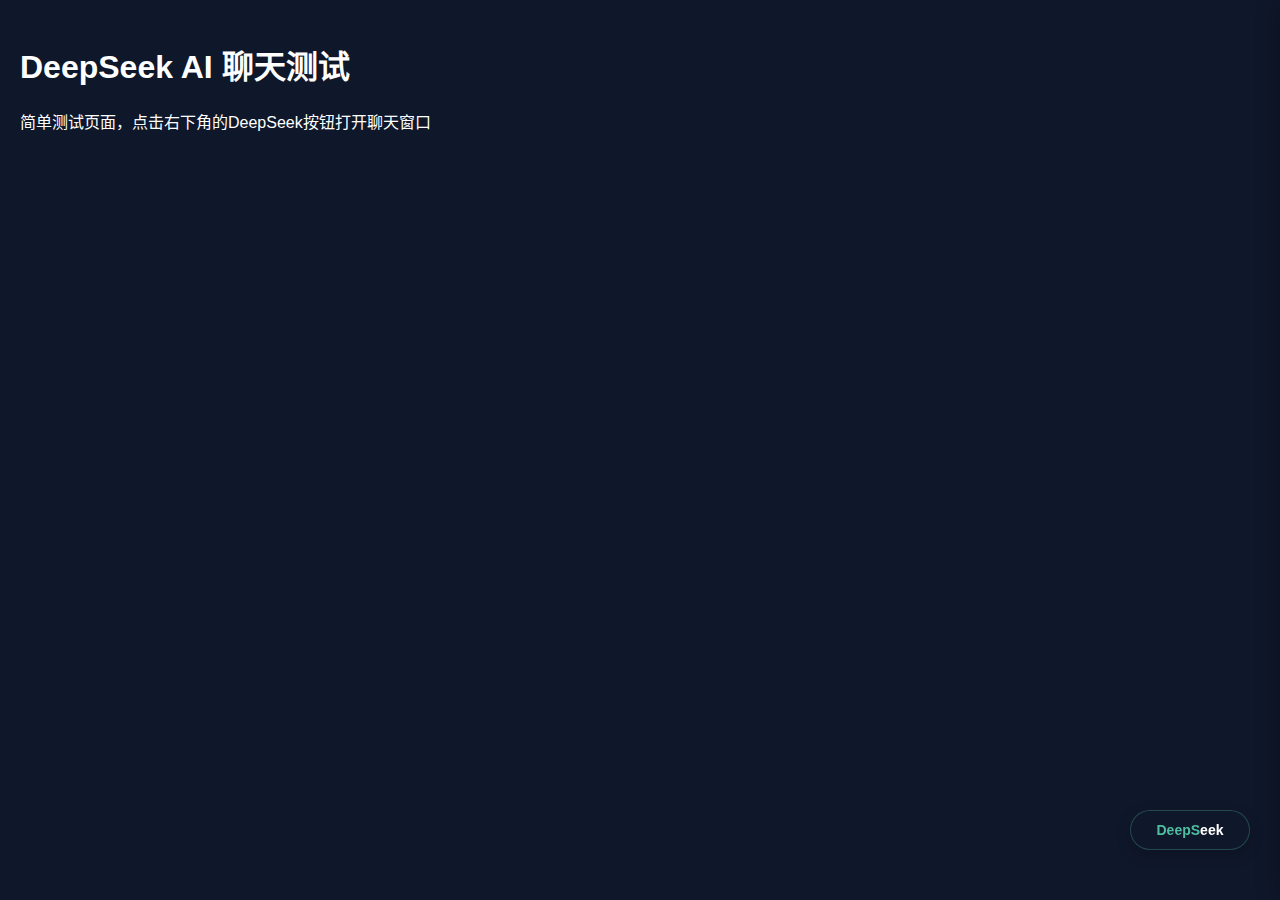
<file: dashboard_chat.html>
<!DOCTYPE html>
<html lang="zh-CN">
<head>
    <meta charset="UTF-8">
    <meta name="viewport" content="width=device-width, initial-scale=1.0">
    <title>DeepSeek聊天测试</title>
    <link rel="stylesheet" href="https://cdn.jsdelivr.net/npm/bootstrap-icons@1.11.1/font/bootstrap-icons.css">
    <style>
        body {
            font-family: 'Arial', sans-serif;
            background-color: #0f172a;
            color: white;
            margin: 0;
            padding: 0;
        }

        .container {
            padding: 20px;
        }

        button {
            background-color: #4fbea0;
            color: white;
            border: none;
            padding: 10px 20px;
            border-radius: 5px;
            cursor: pointer;
            margin-bottom: 20px;
        }

        .ai-chat-container {
            position: fixed;
            top: 0;
            right: -400px;
            width: 400px;
            height: 100vh;
            z-index: 1000;
            transition: right 0.3s ease;
            background: rgba(0, 0, 0, 0.1);
        }

        .ai-chat-container.open {
            right: 0 !important;
            box-shadow: 0 0 20px rgba(0, 0, 0, 0.5);
        }

        .ai-chat-drawer {
            width: 100%;
            height: 100%;
            background: linear-gradient(145deg, rgba(26, 32, 44, 0.95), rgba(45, 55, 72, 0.9));
            backdrop-filter: blur(10px);
            box-shadow: -5px 0 20px rgba(0, 0, 0, 0.2);
            display: flex;
            flex-direction: column;
            border-left: 1px solid rgba(79, 190, 159, 0.3);
        }

        .ai-chat-header {
            padding: 15px 20px;
            border-bottom: 1px solid rgba(255, 255, 255, 0.1);
            display: flex;
            justify-content: space-between;
            align-items: center;
        }

        .ai-chat-title {
            display: flex;
            align-items: center;
            color: #fff;
            font-weight: 600;
        }

        .ai-chat-title i {
            color: #4fbea0;
            font-size: 1.2rem;
            margin-right: 10px;
        }

        .ai-chat-close {
            background: none;
            border: none;
            color: rgba(255, 255, 255, 0.7);
            cursor: pointer;
            font-size: 1.2rem;
            padding: 5px;
            transition: color 0.2s ease;
        }

        .ai-chat-close:hover {
            color: white;
        }

        .ai-chat-body {
            flex: 1;
            overflow: hidden;
            display: flex;
            flex-direction: column;
        }

        .ai-chat-messages {
            flex: 1;
            padding: 20px;
            overflow-y: auto;
            display: flex;
            flex-direction: column;
            gap: 15px;
        }

        .ai-message {
            max-width: 80%;
            padding: 12px 16px;
            border-radius: 16px;
            position: relative;
            animation: messageAppear 0.3s ease;
        }

        @keyframes messageAppear {
            from {
                opacity: 0;
                transform: translateY(10px);
            }
            to {
                opacity: 1;
                transform: translateY(0);
            }
        }

        .ai-message.system {
            align-self: flex-start;
            background-color: rgba(79, 190, 159, 0.15);
            border-top-left-radius: 4px;
            border-left: 3px solid #4fbea0;
        }

        .ai-message.user {
            align-self: flex-end;
            background-color: rgba(79, 190, 159, 0.3);
            border-top-right-radius: 4px;
        }

        .ai-message-content {
            color: rgba(255, 255, 255, 0.9);
            font-size: 0.95rem;
            line-height: 1.5;
        }

        .ai-message-content p {
            margin: 0 0 8px 0;
        }

        .ai-message-content p:last-child {
            margin-bottom: 0;
        }

        .ai-chat-input {
            padding: 15px 20px;
            display: flex;
            gap: 10px;
            border-top: 1px solid rgba(255, 255, 255, 0.1);
        }

        .ai-chat-input input {
            flex: 1;
            background-color: rgba(255, 255, 255, 0.1);
            border: 1px solid rgba(79, 190, 159, 0.3);
            border-radius: 8px;
            padding: 10px 15px;
            color: white;
            outline: none;
            transition: all 0.2s ease;
        }

        .ai-chat-input input:focus {
            background-color: rgba(255, 255, 255, 0.15);
            border-color: rgba(79, 190, 159, 0.5);
        }

        .ai-chat-input button {
            background-color: #4fbea0;
            color: white;
            border: none;
            border-radius: 8px;
            width: 40px;
            height: 40px;
            display: flex;
            align-items: center;
            justify-content: center;
            cursor: pointer;
            transition: all 0.2s ease;
            margin: 0;
        }

        .ai-chat-trigger {
            position: fixed;
            bottom: 30px;
            right: 30px;
            width: 120px;
            height: 40px;
            border-radius: 20px;
            background: #0f172a;
            color: white;
            border: 1px solid rgba(79, 190, 159, 0.3);
            box-shadow: 0 5px 15px rgba(0, 0, 0, 0.2);
            display: flex;
            align-items: center;
            justify-content: center;
            cursor: pointer;
            transition: all 0.3s ease;
            z-index: 999;
            overflow: hidden;
            padding: 0 15px;
        }

        .ai-chat-trigger:hover {
            transform: translateY(-2px);
            box-shadow: 0 8px 20px rgba(0, 0, 0, 0.3);
        }

        .deepseek-logo {
            display: flex;
            font-family: 'Arial', sans-serif;
            font-weight: 600;
            font-size: 14px;
        }

        .deepseek-logo span {
            display: inline-block;
            transition: all 0.2s ease;
        }

        .deepseek-logo span:nth-child(1) {
            color: #4fbea0;
        }

        .deepseek-logo span:nth-child(2),
        .deepseek-logo span:nth-child(3),
        .deepseek-logo span:nth-child(4),
        .deepseek-logo span:nth-child(5) {
            color: #4fbea0;
        }

        .deepseek-logo span:nth-child(6),
        .deepseek-logo span:nth-child(7),
        .deepseek-logo span:nth-child(8) {
            color: white;
        }

        .thinking-dots {
            display: flex;
            gap: 4px;
            padding: 10px 0;
        }

        .thinking-dots span {
            width: 8px;
            height: 8px;
            border-radius: 50%;
            background: #4fbea0;
            animation: thinking 1.4s infinite ease-in-out both;
        }

        .thinking-dots span:nth-child(1) {
            animation-delay: 0s;
        }

        .thinking-dots span:nth-child(2) {
            animation-delay: 0.2s;
        }

        .thinking-dots span:nth-child(3) {
            animation-delay: 0.4s;
        }

        @keyframes thinking {
            0%, 80%, 100% {
                transform: scale(0);
                opacity: 0.5;
            }
            40% {
                transform: scale(1);
                opacity: 1;
            }
        }
    </style>
</head>
<body>
    <div class="container">
        <h1>DeepSeek AI 聊天测试</h1>
        <p>简单测试页面，点击右下角的DeepSeek按钮打开聊天窗口</p>
    </div>

    <!-- DeepSeek AI 聊天助手 -->
    <div class="ai-chat-container" id="aiChatContainer">
        <div class="ai-chat-drawer">
            <div class="ai-chat-header">
                <div class="ai-chat-title">
                    <i class="bi bi-cpu"></i>
                    <span>DeepSeek AI 助手</span>
                </div>
                <button class="ai-chat-close" id="aiChatClose">
                    <i class="bi bi-x-lg"></i>
                </button>
            </div>
            <div class="ai-chat-body">
                <div class="ai-chat-messages" id="aiChatMessages">
                    <div class="ai-message system">
                        <div class="ai-message-content">
                            <p>你好！我是DeepSeek AI助手，有什么可以帮到您的？</p>
                            <p>您可以询问我关于声纹验证、车辆操作或系统功能的问题。</p>
                        </div>
                    </div>
                </div>
                <div class="ai-chat-input">
                    <input type="text" id="aiChatInput" placeholder="输入您的问题..." />
                    <button id="aiChatSend">
                        <i class="bi bi-send"></i>
                    </button>
                </div>
            </div>
        </div>
    </div>

    <button class="ai-chat-trigger" id="aiChatTrigger">
        <div class="deepseek-logo">
            <span>D</span><span>e</span><span>e</span><span>p</span><span>S</span><span>e</span><span>e</span><span>k</span>
        </div>
    </button>

    <script>
        document.addEventListener('DOMContentLoaded', function() {
            const chatContainer = document.getElementById('aiChatContainer');
            const chatTrigger = document.getElementById('aiChatTrigger');
            const chatClose = document.getElementById('aiChatClose');
            const chatInput = document.getElementById('aiChatInput');
            const chatSend = document.getElementById('aiChatSend');
            const chatMessages = document.getElementById('aiChatMessages');

            console.log('初始化聊天组件');
            
            // 打开聊天
            chatTrigger.addEventListener('click', function() {
                console.log('点击聊天按钮');
                chatContainer.classList.add('open');
                chatInput.focus();
            });
            
            // 关闭聊天
            chatClose.addEventListener('click', function() {
                console.log('关闭聊天窗口');
                chatContainer.classList.remove('open');
            });
            
            // 发送消息
            chatSend.addEventListener('click', sendMessage);
            
            // 按Enter键发送消息
            chatInput.addEventListener('keypress', function(e) {
                if (e.key === 'Enter') {
                    sendMessage();
                }
            });

            function sendMessage() {
                const message = chatInput.value.trim();
                if (!message) return;
                
                // 添加用户消息到聊天区域
                addMessage(message, 'user');
                
                // 清空输入框
                chatInput.value = '';
                
                // 显示AI正在思考的指示
                showThinking();
                
                // 模拟API调用延迟
                setTimeout(() => {
                    const response = "感谢您的提问。我是您的DeepSeek AI助手，很高兴为您服务！请问还有其他问题吗？";
                    
                    // 移除思考指示
                    removeThinking();
                    
                    // 添加AI回复
                    addMessage(response, 'system');
                    
                    // 滚动到底部
                    scrollToBottom();
                }, 1000);
            }

            function addMessage(text, sender) {
                const messageDiv = document.createElement('div');
                messageDiv.className = `ai-message ${sender}`;
                
                const contentDiv = document.createElement('div');
                contentDiv.className = 'ai-message-content';
                
                // 将文本转换为段落
                const paragraphs = text.split('\n').filter(p => p.trim() !== '');
                paragraphs.forEach(paragraph => {
                    const p = document.createElement('p');
                    p.textContent = paragraph;
                    contentDiv.appendChild(p);
                });
                
                messageDiv.appendChild(contentDiv);
                chatMessages.appendChild(messageDiv);
                
                scrollToBottom();
            }

            function showThinking() {
                const thinkingDiv = document.createElement('div');
                thinkingDiv.className = 'ai-message system thinking';
                thinkingDiv.innerHTML = `
                    <div class="ai-message-content">
                        <div class="thinking-dots">
                            <span></span>
                            <span></span>
                            <span></span>
                        </div>
                    </div>
                `;
                chatMessages.appendChild(thinkingDiv);
                scrollToBottom();
            }

            function removeThinking() {
                const thinking = chatMessages.querySelector('.thinking');
                if (thinking) {
                    thinking.remove();
                }
            }

            function scrollToBottom() {
                chatMessages.scrollTop = chatMessages.scrollHeight;
            }
        });
    </script>
</body>
</html>
</file>
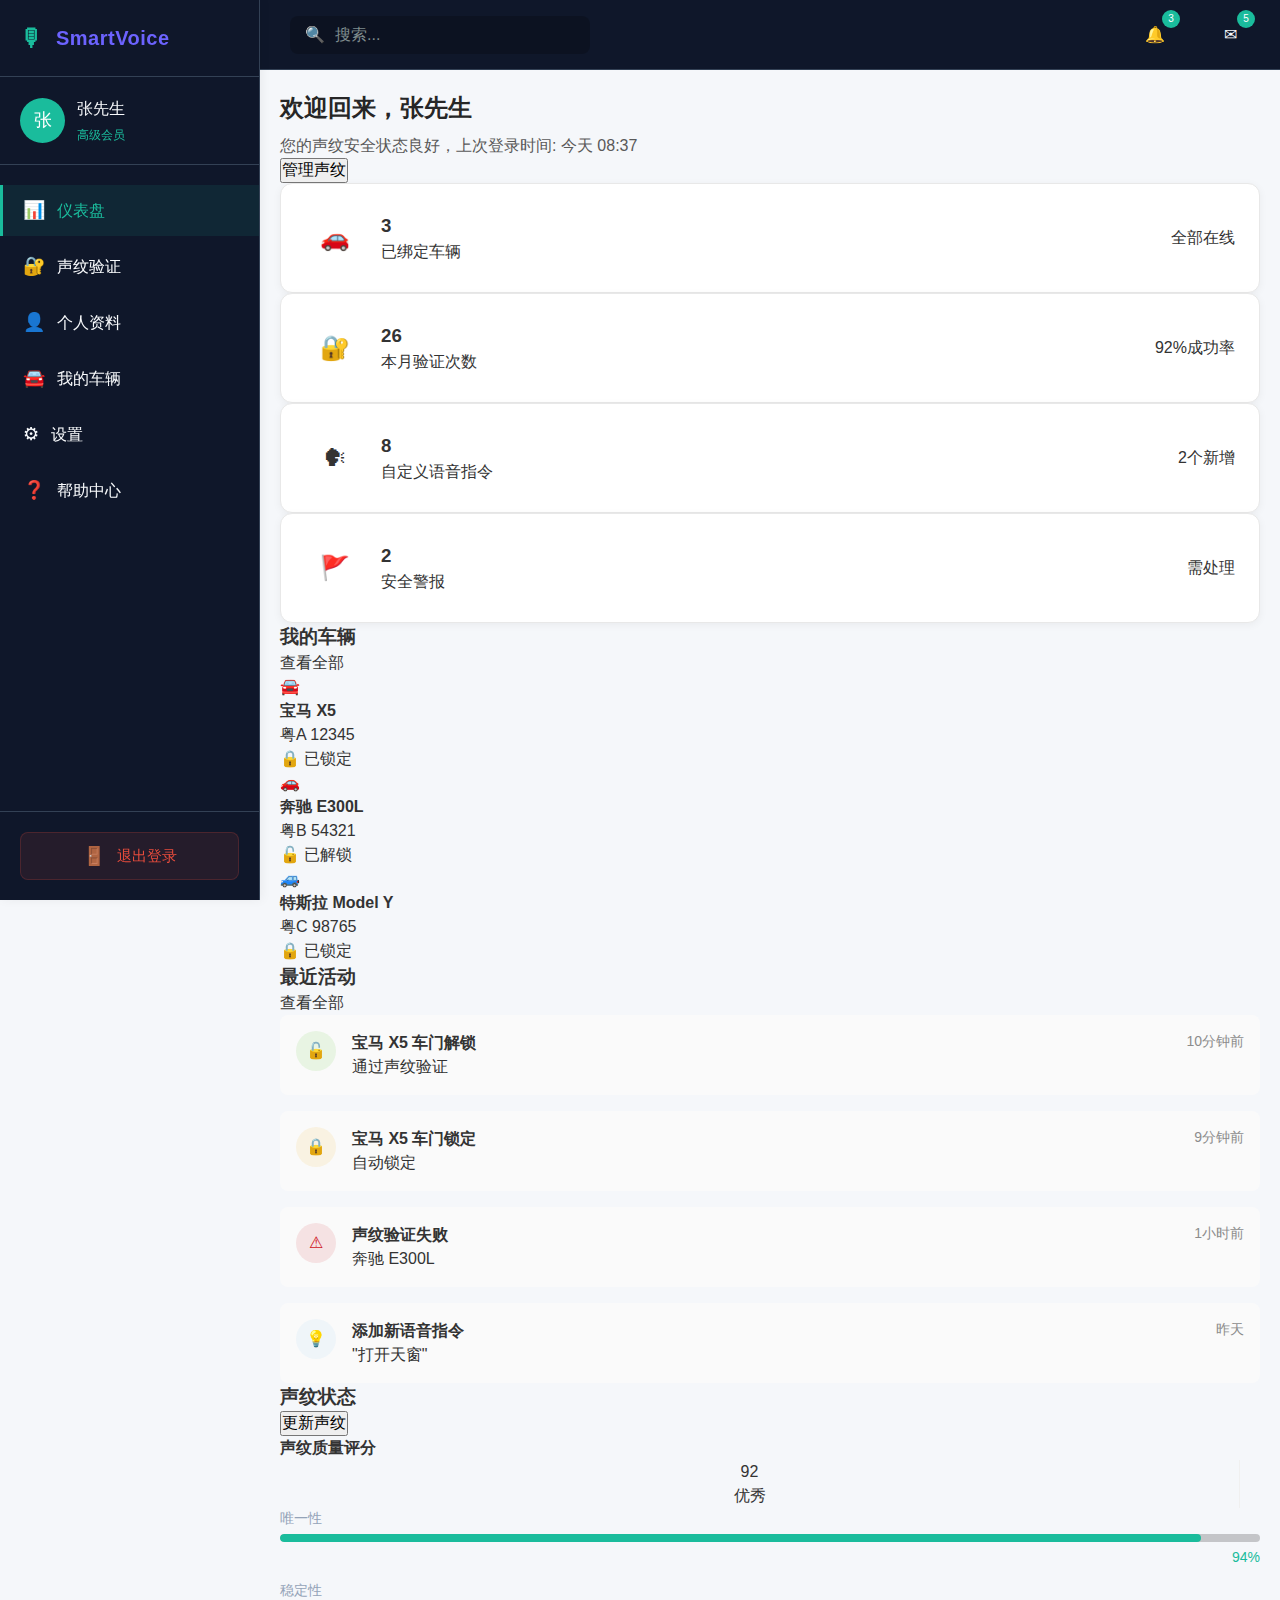
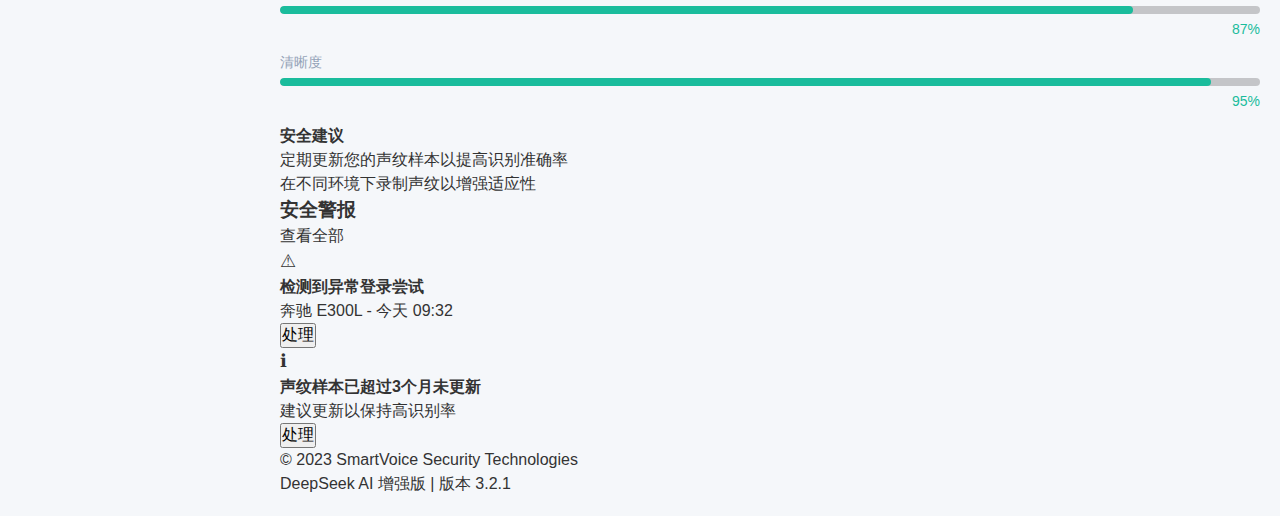
<file: pages/dashboard.html>
<!DOCTYPE html>
<html lang="zh">
<head>
    <meta charset="UTF-8">
    <meta name="viewport" content="width=device-width, initial-scale=1.0">
    <title>SmartVoice Pro - 仪表盘</title>
    <link rel="stylesheet" href="../css/style.css">
    <link rel="stylesheet" href="../css/dashboard.css">
    <link rel="stylesheet" href="https://fonts.googleapis.com/css2?family=Montserrat:wght@300;400;500;600&display=swap">
</head>
<body>
    <div class="dashboard-container">
        <!-- 侧边导航栏 -->
        <aside class="sidebar">
            <div class="sidebar-header">
                <div class="logo">
                    <span class="logo-icon">&#127897;</span>
                    <h1>SmartVoice</h1>
                </div>
            </div>
            
            <div class="user-info">
                <div class="user-avatar">
                    <span>张</span>
                </div>
                <div class="user-details">
                    <h3>张先生</h3>
                    <p>高级会员</p>
                </div>
            </div>
            
            <nav class="side-nav">
                <ul>
                    <li class="active">
                        <a href="dashboard.html">
                            <span class="nav-icon">&#128202;</span>
                            <span>仪表盘</span>
                        </a>
                    </li>
                    <li>
                        <a href="verify.html">
                            <span class="nav-icon">&#128272;</span>
                            <span>声纹验证</span>
                        </a>
                    </li>
                    <li>
                        <a href="profile.html">
                            <span class="nav-icon">&#128100;</span>
                            <span>个人资料</span>
                        </a>
                    </li>
                    <li>
                        <a href="vehicles.html">
                            <span class="nav-icon">&#128664;</span>
                            <span>我的车辆</span>
                        </a>
                    </li>
                    <li>
                        <a href="settings.html">
                            <span class="nav-icon">&#9881;</span>
                            <span>设置</span>
                        </a>
                    </li>
                    <li>
                        <a href="help.html">
                            <span class="nav-icon">&#10067;</span>
                            <span>帮助中心</span>
                        </a>
                    </li>
                </ul>
            </nav>
            
            <div class="sidebar-footer">
                <button id="logoutBtn" class="logout-btn">
                    <span class="nav-icon">&#128682;</span>
                    <span>退出登录</span>
                </button>
            </div>
        </aside>
        
        <!-- 主内容区域 -->
        <main class="main-content">
            <header class="top-header">
                <div class="header-search">
                    <span class="search-icon">&#128269;</span>
                    <input type="text" placeholder="搜索...">
                </div>
                
                <div class="header-actions">
                    <button class="action-btn notifications">
                        <span class="action-icon">&#128276;</span>
                        <span class="badge">3</span>
                    </button>
                    <button class="action-btn messages">
                        <span class="action-icon">&#9993;</span>
                        <span class="badge">5</span>
                    </button>
                </div>
            </header>
            
            <div class="dashboard-content">
                <div class="welcome-banner">
                    <div class="welcome-text">
                        <h2>欢迎回来，张先生</h2>
                        <p>您的声纹安全状态良好，上次登录时间: 今天 08:37</p>
                    </div>
                    <div class="welcome-actions">
                        <button class="banner-btn">管理声纹</button>
                    </div>
                </div>
                
                <div class="stats-grid">
                    <div class="stat-card">
                        <div class="stat-icon">&#128663;</div>
                        <div class="stat-info">
                            <h3>3</h3>
                            <p>已绑定车辆</p>
                        </div>
                        <div class="stat-badge success">全部在线</div>
                    </div>
                    
                    <div class="stat-card">
                        <div class="stat-icon">&#128272;</div>
                        <div class="stat-info">
                            <h3>26</h3>
                            <p>本月验证次数</p>
                        </div>
                        <div class="stat-badge warning">92%成功率</div>
                    </div>
                    
                    <div class="stat-card">
                        <div class="stat-icon">&#128483;</div>
                        <div class="stat-info">
                            <h3>8</h3>
                            <p>自定义语音指令</p>
                        </div>
                        <div class="stat-badge info">2个新增</div>
                    </div>
                    
                    <div class="stat-card">
                        <div class="stat-icon">&#128681;</div>
                        <div class="stat-info">
                            <h3>2</h3>
                            <p>安全警报</p>
                        </div>
                        <div class="stat-badge danger">需处理</div>
                    </div>
                </div>
                
                <div class="dashboard-sections">
                    <div class="section-row">
                        <div class="dashboard-section vehicles-section">
                            <div class="section-header">
                                <h3>我的车辆</h3>
                                <a href="vehicles.html" class="view-all">查看全部</a>
                            </div>
                            
                            <div class="vehicles-list">
                                <div class="vehicle-card active">
                                    <div class="vehicle-icon">&#128664;</div>
                                    <div class="vehicle-details">
                                        <h4>宝马 X5</h4>
                                        <p>粤A 12345</p>
                                    </div>
                                    <div class="vehicle-status locked">
                                        <span class="status-icon">&#128274;</span>
                                        <span>已锁定</span>
                                    </div>
                                </div>
                                
                                <div class="vehicle-card">
                                    <div class="vehicle-icon">&#128663;</div>
                                    <div class="vehicle-details">
                                        <h4>奔驰 E300L</h4>
                                        <p>粤B 54321</p>
                                    </div>
                                    <div class="vehicle-status unlocked">
                                        <span class="status-icon">&#128275;</span>
                                        <span>已解锁</span>
                                    </div>
                                </div>
                                
                                <div class="vehicle-card">
                                    <div class="vehicle-icon">&#128665;</div>
                                    <div class="vehicle-details">
                                        <h4>特斯拉 Model Y</h4>
                                        <p>粤C 98765</p>
                                    </div>
                                    <div class="vehicle-status locked">
                                        <span class="status-icon">&#128274;</span>
                                        <span>已锁定</span>
                                    </div>
                                </div>
                            </div>
                        </div>
                        
                        <div class="dashboard-section activity-section">
                            <div class="section-header">
                                <h3>最近活动</h3>
                                <a href="#" class="view-all">查看全部</a>
                            </div>
                            
                            <div class="activity-list">
                                <div class="activity-item">
                                    <div class="activity-icon success">&#128275;</div>
                                    <div class="activity-details">
                                        <h4>宝马 X5 车门解锁</h4>
                                        <p>通过声纹验证</p>
                                    </div>
                                    <div class="activity-time">10分钟前</div>
                                </div>
                                
                                <div class="activity-item">
                                    <div class="activity-icon warning">&#128274;</div>
                                    <div class="activity-details">
                                        <h4>宝马 X5 车门锁定</h4>
                                        <p>自动锁定</p>
                                    </div>
                                    <div class="activity-time">9分钟前</div>
                                </div>
                                
                                <div class="activity-item">
                                    <div class="activity-icon danger">&#9888;</div>
                                    <div class="activity-details">
                                        <h4>声纹验证失败</h4>
                                        <p>奔驰 E300L</p>
                                    </div>
                                    <div class="activity-time">1小时前</div>
                                </div>
                                
                                <div class="activity-item">
                                    <div class="activity-icon info">&#128161;</div>
                                    <div class="activity-details">
                                        <h4>添加新语音指令</h4>
                                        <p>"打开天窗"</p>
                                    </div>
                                    <div class="activity-time">昨天</div>
                                </div>
                            </div>
                        </div>
                    </div>
                    
                    <div class="section-row">
                        <div class="dashboard-section voice-section">
                            <div class="section-header">
                                <h3>声纹状态</h3>
                                <button class="update-btn">更新声纹</button>
                            </div>
                            
                            <div class="voice-metrics">
                                <div class="voice-quality">
                                    <h4>声纹质量评分</h4>
                                    <div class="quality-score">
                                        <div class="score-circle">
                                            <span class="score">92</span>
                                        </div>
                                        <div class="score-text">优秀</div>
                                    </div>
                                </div>
                                
                                <div class="voice-metrics-details">
                                    <div class="metric">
                                        <div class="metric-label">唯一性</div>
                                        <div class="metric-bar">
                                            <div class="metric-value" style="width: 94%"></div>
                                        </div>
                                        <div class="metric-number">94%</div>
                                    </div>
                                    <div class="metric">
                                        <div class="metric-label">稳定性</div>
                                        <div class="metric-bar">
                                            <div class="metric-value" style="width: 87%"></div>
                                        </div>
                                        <div class="metric-number">87%</div>
                                    </div>
                                    <div class="metric">
                                        <div class="metric-label">清晰度</div>
                                        <div class="metric-bar">
                                            <div class="metric-value" style="width: 95%"></div>
                                        </div>
                                        <div class="metric-number">95%</div>
                                    </div>
                                </div>
                            </div>
                            
                            <div class="voice-security">
                                <h4>安全建议</h4>
                                <ul class="security-tips">
                                    <li>定期更新您的声纹样本以提高识别准确率</li>
                                    <li>在不同环境下录制声纹以增强适应性</li>
                                </ul>
                            </div>
                        </div>
                        
                        <div class="dashboard-section alerts-section">
                            <div class="section-header">
                                <h3>安全警报</h3>
                                <a href="#" class="view-all">查看全部</a>
                            </div>
                            
                            <div class="alerts-list">
                                <div class="alert-item high">
                                    <div class="alert-icon">&#9888;</div>
                                    <div class="alert-details">
                                        <h4>检测到异常登录尝试</h4>
                                        <p>奔驰 E300L - 今天 09:32</p>
                                    </div>
                                    <button class="alert-action">处理</button>
                                </div>
                                
                                <div class="alert-item medium">
                                    <div class="alert-icon">&#8505;</div>
                                    <div class="alert-details">
                                        <h4>声纹样本已超过3个月未更新</h4>
                                        <p>建议更新以保持高识别率</p>
                                    </div>
                                    <button class="alert-action">处理</button>
                                </div>
                            </div>
                        </div>
                    </div>
                </div>
                
                <footer class="dashboard-footer">
                    <p>&copy; 2023 SmartVoice Security Technologies</p>
                    <p>DeepSeek AI 增强版 | 版本 3.2.1</p>
                </footer>
            </div>
        </main>
    </div>

    <script src="../js/dashboard.js"></script>
</body>
</html>
</file>
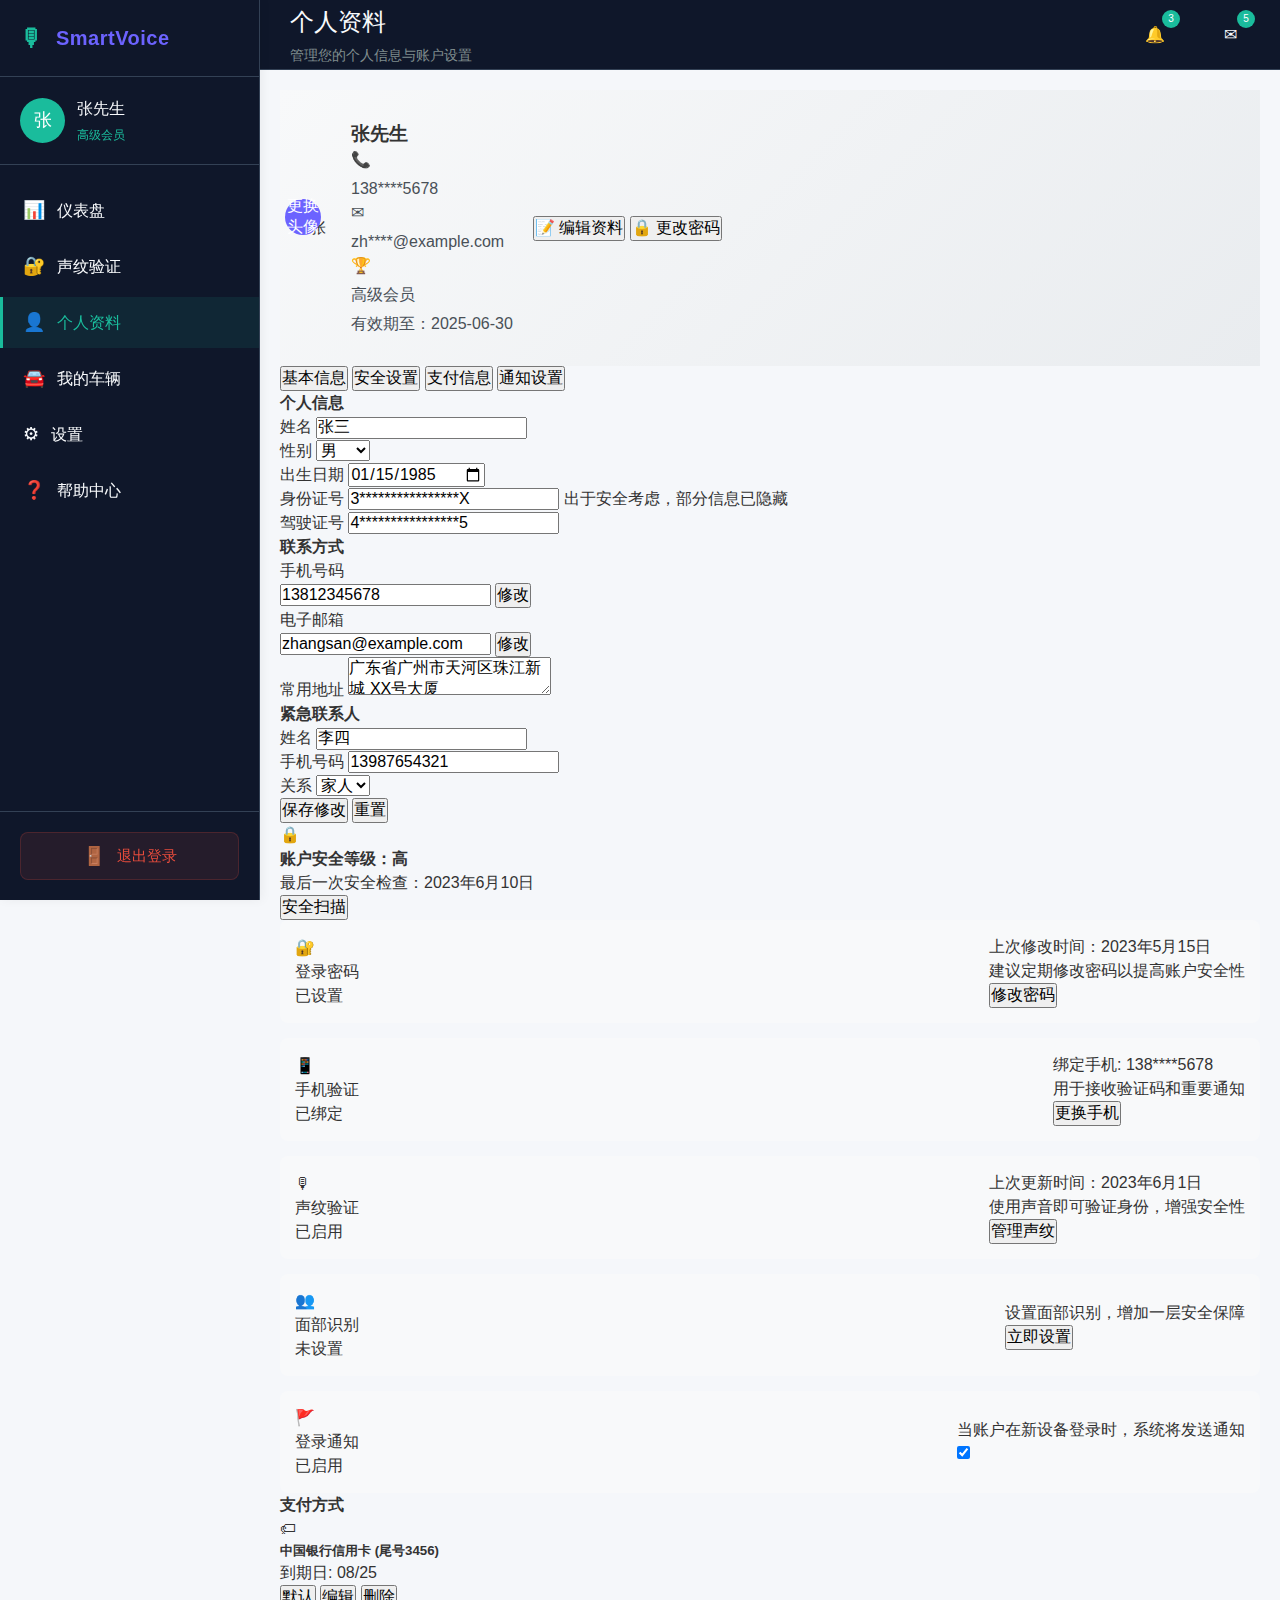
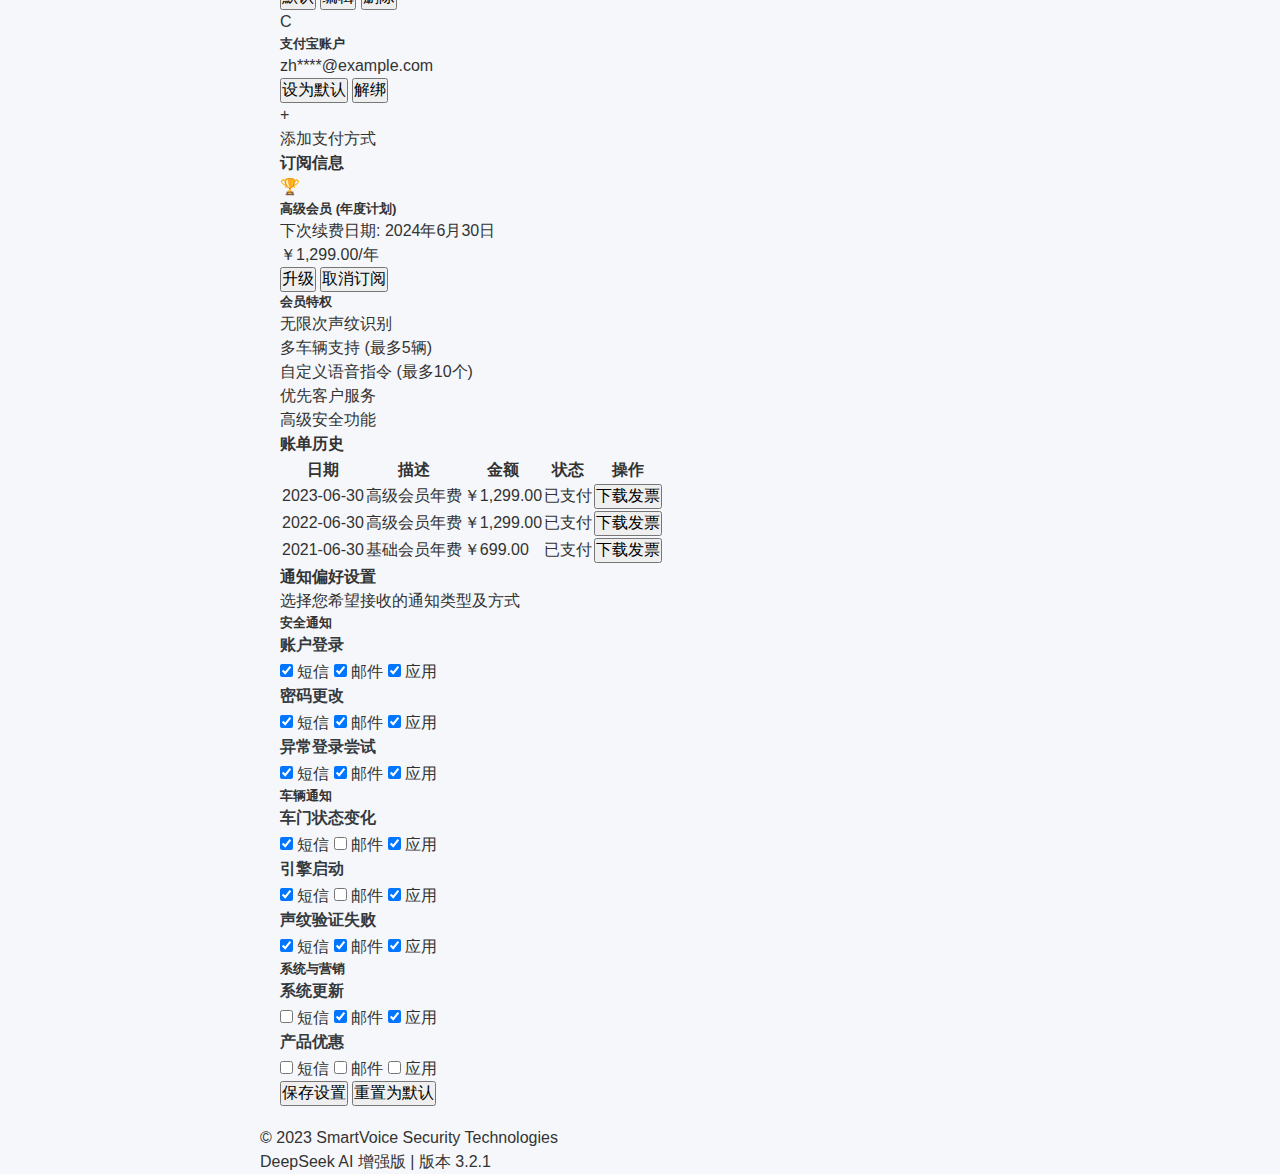
<file: pages/profile.html>
<!DOCTYPE html>
<html lang="zh">
<head>
    <meta charset="UTF-8">
    <meta name="viewport" content="width=device-width, initial-scale=1.0">
    <title>SmartVoice Pro - 个人资料</title>
    <link rel="stylesheet" href="../css/style.css">
    <link rel="stylesheet" href="../css/dashboard.css">
    <link rel="stylesheet" href="../css/profile.css">
    <link rel="stylesheet" href="https://fonts.googleapis.com/css2?family=Montserrat:wght@300;400;500;600&display=swap">
</head>
<body>
    <div class="dashboard-container">
        <!-- 侧边导航栏 -->
        <aside class="sidebar">
            <div class="sidebar-header">
                <div class="logo">
                    <span class="logo-icon">&#127897;</span>
                    <h1>SmartVoice</h1>
                </div>
            </div>
            
            <div class="user-info">
                <div class="user-avatar">
                    <span>张</span>
                </div>
                <div class="user-details">
                    <h3>张先生</h3>
                    <p>高级会员</p>
                </div>
            </div>
            
            <nav class="side-nav">
                <ul>
                    <li>
                        <a href="dashboard.html">
                            <span class="nav-icon">&#128202;</span>
                            <span>仪表盘</span>
                        </a>
                    </li>
                    <li>
                        <a href="verify.html">
                            <span class="nav-icon">&#128272;</span>
                            <span>声纹验证</span>
                        </a>
                    </li>
                    <li class="active">
                        <a href="profile.html">
                            <span class="nav-icon">&#128100;</span>
                            <span>个人资料</span>
                        </a>
                    </li>
                    <li>
                        <a href="vehicles.html">
                            <span class="nav-icon">&#128664;</span>
                            <span>我的车辆</span>
                        </a>
                    </li>
                    <li>
                        <a href="settings.html">
                            <span class="nav-icon">&#9881;</span>
                            <span>设置</span>
                        </a>
                    </li>
                    <li>
                        <a href="help.html">
                            <span class="nav-icon">&#10067;</span>
                            <span>帮助中心</span>
                        </a>
                    </li>
                </ul>
            </nav>
            
            <div class="sidebar-footer">
                <button id="logoutBtn" class="logout-btn">
                    <span class="nav-icon">&#128682;</span>
                    <span>退出登录</span>
                </button>
            </div>
        </aside>
        
        <!-- 主内容区域 -->
        <main class="main-content">
            <header class="top-header">
                <div class="page-title">
                    <h2>个人资料</h2>
                    <p>管理您的个人信息与账户设置</p>
                </div>
                
                <div class="header-actions">
                    <button class="action-btn notifications">
                        <span class="action-icon">&#128276;</span>
                        <span class="badge">3</span>
                    </button>
                    <button class="action-btn messages">
                        <span class="action-icon">&#9993;</span>
                        <span class="badge">5</span>
                    </button>
                </div>
            </header>
            
            <div class="profile-content">
                <div class="profile-header">
                    <div class="profile-avatar">
                        <div class="avatar-circle">
                            <span>张</span>
                        </div>
                        <button class="change-avatar-btn">更换头像</button>
                    </div>
                    
                    <div class="profile-summary">
                        <h3>张先生</h3>
                        <div class="profile-info">
                            <div class="info-item">
                                <span class="info-icon">&#128222;</span>
                                <span>138****5678</span>
                            </div>
                            <div class="info-item">
                                <span class="info-icon">&#9993;</span>
                                <span>zh****@example.com</span>
                            </div>
                            <div class="info-item membership">
                                <span class="info-icon">&#127942;</span>
                                <span>高级会员</span>
                                <span class="expires">有效期至：2025-06-30</span>
                            </div>
                        </div>
                    </div>
                    
                    <div class="profile-actions">
                        <button class="action-button primary">
                            <span class="action-icon">&#128221;</span>
                            <span>编辑资料</span>
                        </button>
                        <button class="action-button secondary">
                            <span class="action-icon">&#128274;</span>
                            <span>更改密码</span>
                        </button>
                    </div>
                </div>
                
                <div class="profile-tabs">
                    <button class="profile-tab active" data-tab="basic-info">基本信息</button>
                    <button class="profile-tab" data-tab="security">安全设置</button>
                    <button class="profile-tab" data-tab="payment">支付信息</button>
                    <button class="profile-tab" data-tab="notifications">通知设置</button>
                </div>
                
                <div class="profile-panels">
                    <!-- 基本信息面板 -->
                    <div class="profile-panel active" id="basic-info-panel">
                        <form class="profile-form">
                            <div class="form-section">
                                <h4>个人信息</h4>
                                
                                <div class="form-group">
                                    <label for="fullName">姓名</label>
                                    <input type="text" id="fullName" value="张三" placeholder="请输入您的姓名">
                                </div>
                                
                                <div class="form-row">
                                    <div class="form-group">
                                        <label for="gender">性别</label>
                                        <select id="gender">
                                            <option value="male" selected>男</option>
                                            <option value="female">女</option>
                                            <option value="other">其他</option>
                                        </select>
                                    </div>
                                    
                                    <div class="form-group">
                                        <label for="birthday">出生日期</label>
                                        <input type="date" id="birthday" value="1985-01-15">
                                    </div>
                                </div>
                                
                                <div class="form-group">
                                    <label for="idCard">身份证号</label>
                                    <input type="text" id="idCard" value="3****************X" placeholder="请输入您的身份证号" readonly>
                                    <span class="masked-note">出于安全考虑，部分信息已隐藏</span>
                                </div>
                                
                                <div class="form-group">
                                    <label for="driverLicense">驾驶证号</label>
                                    <input type="text" id="driverLicense" value="4****************5" placeholder="请输入您的驾驶证号">
                                </div>
                            </div>
                            
                            <div class="form-section">
                                <h4>联系方式</h4>
                                
                                <div class="form-group">
                                    <label for="phone">手机号码</label>
                                    <div class="input-with-action">
                                        <input type="tel" id="phone" value="13812345678" placeholder="请输入您的手机号码">
                                        <button type="button" class="input-action-btn">修改</button>
                                    </div>
                                </div>
                                
                                <div class="form-group">
                                    <label for="email">电子邮箱</label>
                                    <div class="input-with-action">
                                        <input type="email" id="email" value="zhangsan@example.com" placeholder="请输入您的电子邮箱">
                                        <button type="button" class="input-action-btn">修改</button>
                                    </div>
                                </div>
                                
                                <div class="form-group">
                                    <label for="address">常用地址</label>
                                    <textarea id="address" placeholder="请输入您的常用地址">广东省广州市天河区珠江新城 XX号大厦</textarea>
                                </div>
                            </div>
                            
                            <div class="form-section">
                                <h4>紧急联系人</h4>
                                
                                <div class="form-group">
                                    <label for="emergencyName">姓名</label>
                                    <input type="text" id="emergencyName" value="李四" placeholder="请输入紧急联系人姓名">
                                </div>
                                
                                <div class="form-group">
                                    <label for="emergencyPhone">手机号码</label>
                                    <input type="tel" id="emergencyPhone" value="13987654321" placeholder="请输入紧急联系人手机号码">
                                </div>
                                
                                <div class="form-group">
                                    <label for="emergencyRelation">关系</label>
                                    <select id="emergencyRelation">
                                        <option value="family" selected>家人</option>
                                        <option value="friend">朋友</option>
                                        <option value="colleague">同事</option>
                                        <option value="other">其他</option>
                                    </select>
                                </div>
                            </div>
                            
                            <div class="form-actions">
                                <button type="submit" class="form-submit-btn">保存修改</button>
                                <button type="reset" class="form-reset-btn">重置</button>
                            </div>
                        </form>
                    </div>
                    
                    <!-- 安全设置面板 -->
                    <div class="profile-panel" id="security-panel">
                        <div class="security-summary">
                            <div class="security-level">
                                <div class="level-icon high">&#128274;</div>
                                <div class="level-details">
                                    <h4>账户安全等级：高</h4>
                                    <p>最后一次安全检查：2023年6月10日</p>
                                </div>
                                <button class="scan-btn">安全扫描</button>
                            </div>
                        </div>
                        
                        <div class="security-settings">
                            <div class="security-item">
                                <div class="security-item-header">
                                    <div class="security-item-icon">&#128272;</div>
                                    <div class="security-item-title">登录密码</div>
                                    <div class="security-item-status">已设置</div>
                                </div>
                                <div class="security-item-content">
                                    <p>上次修改时间：2023年5月15日</p>
                                    <p>建议定期修改密码以提高账户安全性</p>
                                    <button class="security-action-btn">修改密码</button>
                                </div>
                            </div>
                            
                            <div class="security-item">
                                <div class="security-item-header">
                                    <div class="security-item-icon">&#128241;</div>
                                    <div class="security-item-title">手机验证</div>
                                    <div class="security-item-status">已绑定</div>
                                </div>
                                <div class="security-item-content">
                                    <p>绑定手机: 138****5678</p>
                                    <p>用于接收验证码和重要通知</p>
                                    <button class="security-action-btn">更换手机</button>
                                </div>
                            </div>
                            
                            <div class="security-item">
                                <div class="security-item-header">
                                    <div class="security-item-icon">&#127897;</div>
                                    <div class="security-item-title">声纹验证</div>
                                    <div class="security-item-status">已启用</div>
                                </div>
                                <div class="security-item-content">
                                    <p>上次更新时间：2023年6月1日</p>
                                    <p>使用声音即可验证身份，增强安全性</p>
                                    <button class="security-action-btn">管理声纹</button>
                                </div>
                            </div>
                            
                            <div class="security-item">
                                <div class="security-item-header">
                                    <div class="security-item-icon">&#128101;</div>
                                    <div class="security-item-title">面部识别</div>
                                    <div class="security-item-status inactive">未设置</div>
                                </div>
                                <div class="security-item-content">
                                    <p>设置面部识别，增加一层安全保障</p>
                                    <button class="security-action-btn">立即设置</button>
                                </div>
                            </div>
                            
                            <div class="security-item">
                                <div class="security-item-header">
                                    <div class="security-item-icon">&#128681;</div>
                                    <div class="security-item-title">登录通知</div>
                                    <div class="security-item-status">已启用</div>
                                </div>
                                <div class="security-item-content">
                                    <p>当账户在新设备登录时，系统将发送通知</p>
                                    <div class="toggle-switch">
                                        <input type="checkbox" id="loginNotification" checked>
                                        <label for="loginNotification"></label>
                                    </div>
                                </div>
                            </div>
                        </div>
                    </div>
                    
                    <!-- 支付信息面板 -->
                    <div class="profile-panel" id="payment-panel">
                        <div class="payment-methods">
                            <h4>支付方式</h4>
                            
                            <div class="payment-list">
                                <div class="payment-card">
                                    <div class="payment-card-icon bank">&#127991;</div>
                                    <div class="payment-card-details">
                                        <h5>中国银行信用卡 (尾号3456)</h5>
                                        <p>到期日: 08/25</p>
                                    </div>
                                    <div class="payment-card-actions">
                                        <button class="card-action-btn default">默认</button>
                                        <button class="card-action-btn">编辑</button>
                                        <button class="card-action-btn">删除</button>
                                    </div>
                                </div>
                                
                                <div class="payment-card">
                                    <div class="payment-card-icon alipay">&#67;</div>
                                    <div class="payment-card-details">
                                        <h5>支付宝账户</h5>
                                        <p>zh****@example.com</p>
                                    </div>
                                    <div class="payment-card-actions">
                                        <button class="card-action-btn">设为默认</button>
                                        <button class="card-action-btn">解绑</button>
                                    </div>
                                </div>
                                
                                <div class="add-payment-card">
                                    <div class="add-card-icon">+</div>
                                    <p>添加支付方式</p>
                                </div>
                            </div>
                        </div>
                        
                        <div class="subscription-info">
                            <h4>订阅信息</h4>
                            
                            <div class="subscription-details">
                                <div class="subscription-plan">
                                    <div class="plan-icon">&#127942;</div>
                                    <div class="plan-details">
                                        <h5>高级会员 (年度计划)</h5>
                                        <p>下次续费日期: 2024年6月30日</p>
                                        <p>￥1,299.00/年</p>
                                    </div>
                                    <div class="plan-actions">
                                        <button class="plan-action-btn upgrade">升级</button>
                                        <button class="plan-action-btn cancel">取消订阅</button>
                                    </div>
                                </div>
                                
                                <div class="plan-features">
                                    <h5>会员特权</h5>
                                    <ul>
                                        <li>无限次声纹识别</li>
                                        <li>多车辆支持 (最多5辆)</li>
                                        <li>自定义语音指令 (最多10个)</li>
                                        <li>优先客户服务</li>
                                        <li>高级安全功能</li>
                                    </ul>
                                </div>
                            </div>
                        </div>
                        
                        <div class="billing-history">
                            <h4>账单历史</h4>
                            
                            <table class="billing-table">
                                <thead>
                                    <tr>
                                        <th>日期</th>
                                        <th>描述</th>
                                        <th>金额</th>
                                        <th>状态</th>
                                        <th>操作</th>
                                    </tr>
                                </thead>
                                <tbody>
                                    <tr>
                                        <td>2023-06-30</td>
                                        <td>高级会员年费</td>
                                        <td>￥1,299.00</td>
                                        <td class="status-success">已支付</td>
                                        <td><button class="table-action-btn">下载发票</button></td>
                                    </tr>
                                    <tr>
                                        <td>2022-06-30</td>
                                        <td>高级会员年费</td>
                                        <td>￥1,299.00</td>
                                        <td class="status-success">已支付</td>
                                        <td><button class="table-action-btn">下载发票</button></td>
                                    </tr>
                                    <tr>
                                        <td>2021-06-30</td>
                                        <td>基础会员年费</td>
                                        <td>￥699.00</td>
                                        <td class="status-success">已支付</td>
                                        <td><button class="table-action-btn">下载发票</button></td>
                                    </tr>
                                </tbody>
                            </table>
                        </div>
                    </div>
                    
                    <!-- 通知设置面板 -->
                    <div class="profile-panel" id="notifications-panel">
                        <div class="notification-settings">
                            <h4>通知偏好设置</h4>
                            <p class="section-desc">选择您希望接收的通知类型及方式</p>
                            
                            <div class="notification-group">
                                <div class="notification-header">
                                    <h5>安全通知</h5>
                                </div>
                                
                                <div class="notification-item">
                                    <div class="notification-title">账户登录</div>
                                    <div class="notification-channels">
                                        <label class="channel-switch">
                                            <input type="checkbox" checked>
                                            <span class="switch-slider"></span>
                                            <span class="channel-label">短信</span>
                                        </label>
                                        <label class="channel-switch">
                                            <input type="checkbox" checked>
                                            <span class="switch-slider"></span>
                                            <span class="channel-label">邮件</span>
                                        </label>
                                        <label class="channel-switch">
                                            <input type="checkbox" checked>
                                            <span class="switch-slider"></span>
                                            <span class="channel-label">应用</span>
                                        </label>
                                    </div>
                                </div>
                                
                                <div class="notification-item">
                                    <div class="notification-title">密码更改</div>
                                    <div class="notification-channels">
                                        <label class="channel-switch">
                                            <input type="checkbox" checked>
                                            <span class="switch-slider"></span>
                                            <span class="channel-label">短信</span>
                                        </label>
                                        <label class="channel-switch">
                                            <input type="checkbox" checked>
                                            <span class="switch-slider"></span>
                                            <span class="channel-label">邮件</span>
                                        </label>
                                        <label class="channel-switch">
                                            <input type="checkbox" checked>
                                            <span class="switch-slider"></span>
                                            <span class="channel-label">应用</span>
                                        </label>
                                    </div>
                                </div>
                                
                                <div class="notification-item">
                                    <div class="notification-title">异常登录尝试</div>
                                    <div class="notification-channels">
                                        <label class="channel-switch">
                                            <input type="checkbox" checked>
                                            <span class="switch-slider"></span>
                                            <span class="channel-label">短信</span>
                                        </label>
                                        <label class="channel-switch">
                                            <input type="checkbox" checked>
                                            <span class="switch-slider"></span>
                                            <span class="channel-label">邮件</span>
                                        </label>
                                        <label class="channel-switch">
                                            <input type="checkbox" checked>
                                            <span class="switch-slider"></span>
                                            <span class="channel-label">应用</span>
                                        </label>
                                    </div>
                                </div>
                            </div>
                            
                            <div class="notification-group">
                                <div class="notification-header">
                                    <h5>车辆通知</h5>
                                </div>
                                
                                <div class="notification-item">
                                    <div class="notification-title">车门状态变化</div>
                                    <div class="notification-channels">
                                        <label class="channel-switch">
                                            <input type="checkbox" checked>
                                            <span class="switch-slider"></span>
                                            <span class="channel-label">短信</span>
                                        </label>
                                        <label class="channel-switch">
                                            <input type="checkbox">
                                            <span class="switch-slider"></span>
                                            <span class="channel-label">邮件</span>
                                        </label>
                                        <label class="channel-switch">
                                            <input type="checkbox" checked>
                                            <span class="switch-slider"></span>
                                            <span class="channel-label">应用</span>
                                        </label>
                                    </div>
                                </div>
                                
                                <div class="notification-item">
                                    <div class="notification-title">引擎启动</div>
                                    <div class="notification-channels">
                                        <label class="channel-switch">
                                            <input type="checkbox" checked>
                                            <span class="switch-slider"></span>
                                            <span class="channel-label">短信</span>
                                        </label>
                                        <label class="channel-switch">
                                            <input type="checkbox">
                                            <span class="switch-slider"></span>
                                            <span class="channel-label">邮件</span>
                                        </label>
                                        <label class="channel-switch">
                                            <input type="checkbox" checked>
                                            <span class="switch-slider"></span>
                                            <span class="channel-label">应用</span>
                                        </label>
                                    </div>
                                </div>
                                
                                <div class="notification-item">
                                    <div class="notification-title">声纹验证失败</div>
                                    <div class="notification-channels">
                                        <label class="channel-switch">
                                            <input type="checkbox" checked>
                                            <span class="switch-slider"></span>
                                            <span class="channel-label">短信</span>
                                        </label>
                                        <label class="channel-switch">
                                            <input type="checkbox" checked>
                                            <span class="switch-slider"></span>
                                            <span class="channel-label">邮件</span>
                                        </label>
                                        <label class="channel-switch">
                                            <input type="checkbox" checked>
                                            <span class="switch-slider"></span>
                                            <span class="channel-label">应用</span>
                                        </label>
                                    </div>
                                </div>
                            </div>
                            
                            <div class="notification-group">
                                <div class="notification-header">
                                    <h5>系统与营销</h5>
                                </div>
                                
                                <div class="notification-item">
                                    <div class="notification-title">系统更新</div>
                                    <div class="notification-channels">
                                        <label class="channel-switch">
                                            <input type="checkbox">
                                            <span class="switch-slider"></span>
                                            <span class="channel-label">短信</span>
                                        </label>
                                        <label class="channel-switch">
                                            <input type="checkbox" checked>
                                            <span class="switch-slider"></span>
                                            <span class="channel-label">邮件</span>
                                        </label>
                                        <label class="channel-switch">
                                            <input type="checkbox" checked>
                                            <span class="switch-slider"></span>
                                            <span class="channel-label">应用</span>
                                        </label>
                                    </div>
                                </div>
                                
                                <div class="notification-item">
                                    <div class="notification-title">产品优惠</div>
                                    <div class="notification-channels">
                                        <label class="channel-switch">
                                            <input type="checkbox">
                                            <span class="switch-slider"></span>
                                            <span class="channel-label">短信</span>
                                        </label>
                                        <label class="channel-switch">
                                            <input type="checkbox">
                                            <span class="switch-slider"></span>
                                            <span class="channel-label">邮件</span>
                                        </label>
                                        <label class="channel-switch">
                                            <input type="checkbox">
                                            <span class="switch-slider"></span>
                                            <span class="channel-label">应用</span>
                                        </label>
                                    </div>
                                </div>
                            </div>
                            
                            <div class="notification-actions">
                                <button class="notification-btn save">保存设置</button>
                                <button class="notification-btn reset">重置为默认</button>
                            </div>
                        </div>
                    </div>
                </div>
            </div>
            
            <footer class="dashboard-footer">
                <p>&copy; 2023 SmartVoice Security Technologies</p>
                <p>DeepSeek AI 增强版 | 版本 3.2.1</p>
            </footer>
        </main>
    </div>

    <script src="../js/profile.js"></script>
</body>
</html>
</file>
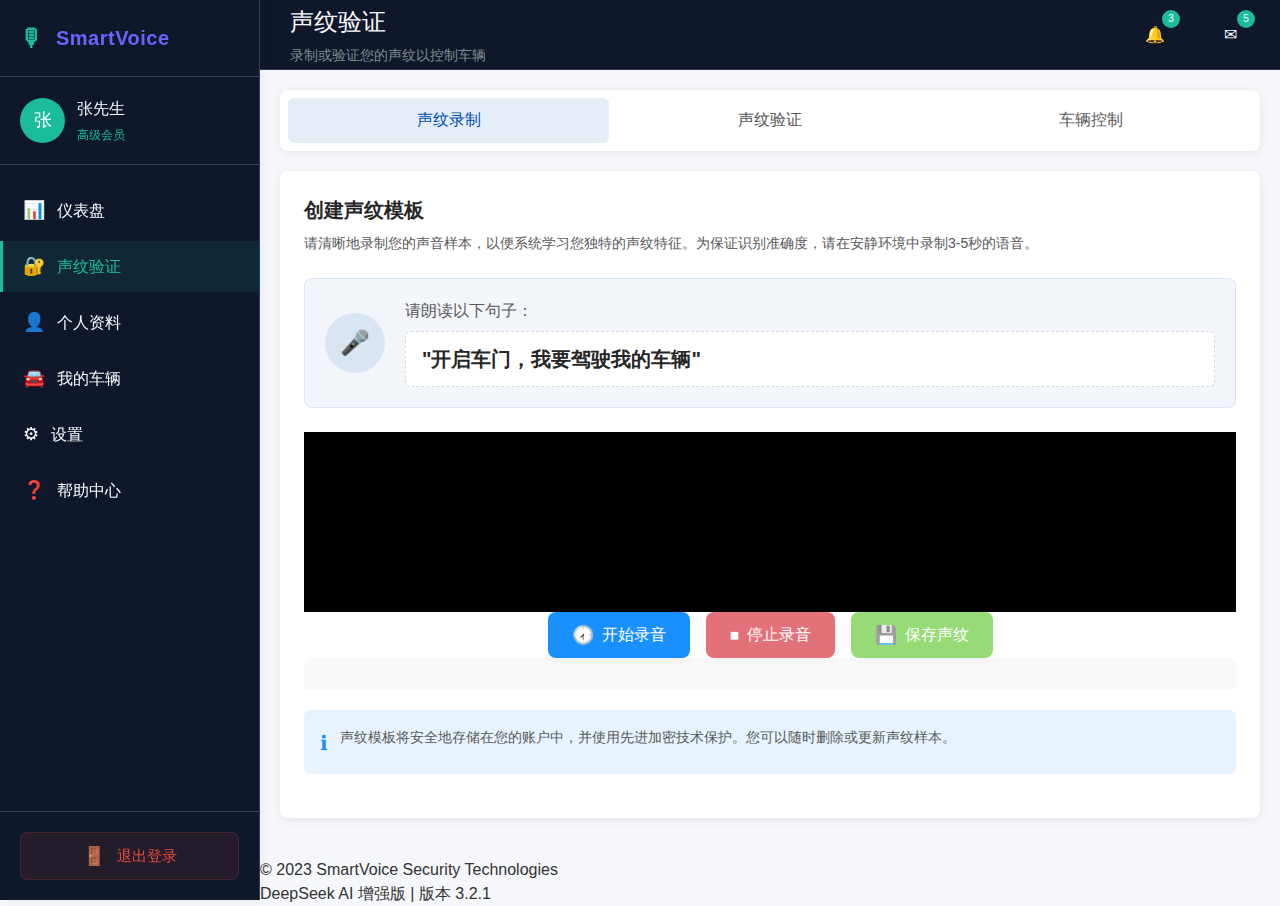
<file: pages/verify.html>
<!DOCTYPE html>
<html lang="zh">
<head>
    <meta charset="UTF-8">
    <meta name="viewport" content="width=device-width, initial-scale=1.0">
    <title>SmartVoice Pro - 声纹验证</title>
    <link rel="stylesheet" href="../css/style.css">
    <link rel="stylesheet" href="../css/dashboard.css">
    <link rel="stylesheet" href="../css/verify.css">
    <link rel="stylesheet" href="https://fonts.googleapis.com/css2?family=Montserrat:wght@300;400;500;600&display=swap">
</head>
<body>
    <div class="dashboard-container">
        <!-- 侧边导航栏 -->
        <aside class="sidebar">
            <div class="sidebar-header">
                <div class="logo">
                    <span class="logo-icon">&#127897;</span>
                    <h1>SmartVoice</h1>
                </div>
            </div>
            
            <div class="user-info">
                <div class="user-avatar">
                    <span>张</span>
                </div>
                <div class="user-details">
                    <h3>张先生</h3>
                    <p>高级会员</p>
                </div>
            </div>
            
            <nav class="side-nav">
                <ul>
                    <li>
                        <a href="dashboard.html">
                            <span class="nav-icon">&#128202;</span>
                            <span>仪表盘</span>
                        </a>
                    </li>
                    <li class="active">
                        <a href="verify.html">
                            <span class="nav-icon">&#128272;</span>
                            <span>声纹验证</span>
                        </a>
                    </li>
                    <li>
                        <a href="profile.html">
                            <span class="nav-icon">&#128100;</span>
                            <span>个人资料</span>
                        </a>
                    </li>
                    <li>
                        <a href="vehicles.html">
                            <span class="nav-icon">&#128664;</span>
                            <span>我的车辆</span>
                        </a>
                    </li>
                    <li>
                        <a href="settings.html">
                            <span class="nav-icon">&#9881;</span>
                            <span>设置</span>
                        </a>
                    </li>
                    <li>
                        <a href="help.html">
                            <span class="nav-icon">&#10067;</span>
                            <span>帮助中心</span>
                        </a>
                    </li>
                </ul>
            </nav>
            
            <div class="sidebar-footer">
                <button id="logoutBtn" class="logout-btn">
                    <span class="nav-icon">&#128682;</span>
                    <span>退出登录</span>
                </button>
            </div>
        </aside>
        
        <!-- 主内容区域 -->
        <main class="main-content">
            <header class="top-header">
                <div class="page-title">
                    <h2>声纹验证</h2>
                    <p>录制或验证您的声纹以控制车辆</p>
                </div>
                
                <div class="header-actions">
                    <button class="action-btn notifications">
                        <span class="action-icon">&#128276;</span>
                        <span class="badge">3</span>
                    </button>
                    <button class="action-btn messages">
                        <span class="action-icon">&#9993;</span>
                        <span class="badge">5</span>
                    </button>
                </div>
            </header>
            
            <div class="verify-content">
                <div class="verify-tabs">
                    <button class="verify-tab active" data-tab="record">声纹录制</button>
                    <button class="verify-tab" data-tab="verify">声纹验证</button>
                    <button class="verify-tab" data-tab="control">车辆控制</button>
                </div>
                
                <div class="verify-panels">
                    <!-- 声纹录制面板 -->
                    <div class="verify-panel active" id="recordPanel">
                        <div class="panel-header">
                            <h3>创建声纹模板</h3>
                            <p>请清晰地录制您的声音样本，以便系统学习您独特的声纹特征。为保证识别准确度，请在安静环境中录制3-5秒的语音。</p>
                        </div>
                        
                        <div class="record-instruction">
                            <div class="instruction-icon">&#127908;</div>
                            <div class="instruction-text">
                                <p>请朗读以下句子：</p>
                                <div class="sample-text">"开启车门，我要驾驶我的车辆"</div>
                            </div>
                        </div>
                        
                        <div class="audio-visualizer">
                            <canvas id="recordVisualizer"></canvas>
                        </div>
                        
                        <div class="control-panel">
                            <button id="startRecording" class="control-btn primary">
                                <span class="btn-icon">&#128354;</span>
                                <span>开始录音</span>
                            </button>
                            <button id="stopRecording" class="control-btn danger" disabled>
                                <span class="btn-icon">&#9209;</span>
                                <span>停止录音</span>
                            </button>
                            <button id="saveVoiceprint" class="control-btn success" disabled>
                                <span class="btn-icon">&#128190;</span>
                                <span>保存声纹</span>
                            </button>
                        </div>
                        
                        <div id="recordingStatus" class="status-message"></div>
                        
                        <div class="voiceprint-report" id="voiceprintReport" style="display: none;">
                            <h3>声纹质量报告</h3>
                            <div class="quality-metrics">
                                <div class="metric">
                                    <div class="metric-label">唯一性</div>
                                    <div class="metric-bar">
                                        <div class="metric-value" id="uniqueness-value"></div>
                                    </div>
                                    <div class="metric-number" id="uniqueness-number">0%</div>
                                </div>
                                <div class="metric">
                                    <div class="metric-label">稳定性</div>
                                    <div class="metric-bar">
                                        <div class="metric-value" id="stability-value"></div>
                                    </div>
                                    <div class="metric-number" id="stability-number">0%</div>
                                </div>
                                <div class="metric">
                                    <div class="metric-label">清晰度</div>
                                    <div class="metric-bar">
                                        <div class="metric-value" id="clarity-value"></div>
                                    </div>
                                    <div class="metric-number" id="clarity-number">0%</div>
                                </div>
                            </div>
                            <div class="report-recommendations" id="reportRecommendations"></div>
                        </div>
                        
                        <div class="info-box">
                            <div class="info-icon">&#8505;</div>
                            <p>声纹模板将安全地存储在您的账户中，并使用先进加密技术保护。您可以随时删除或更新声纹样本。</p>
                        </div>
                    </div>
                    
                    <!-- 声纹验证面板 -->
                    <div class="verify-panel" id="verifyPanel">
                        <div class="panel-header">
                            <h3>声纹身份验证</h3>
                            <p>请说出与您录制时相同的话语，系统将分析您的声音并验证您的身份。</p>
                        </div>
                        
                        <div class="record-instruction">
                            <div class="instruction-icon">&#127908;</div>
                            <div class="instruction-text">
                                <p>您还可以使用语音指令直接控制车辆，例如：</p>
                                <div class="sample-text">"开启车门"、"打开后备箱"、"启动引擎"</div>
                            </div>
                        </div>
                        
                        <div class="audio-visualizer">
                            <canvas id="verifyVisualizer"></canvas>
                        </div>
                        
                        <div class="control-panel">
                            <button id="startVerification" class="control-btn primary">
                                <span class="btn-icon">&#128480;</span>
                                <span>开始验证</span>
                            </button>
                            <button id="stopVerification" class="control-btn danger" disabled>
                                <span class="btn-icon">&#9209;</span>
                                <span>停止验证</span>
                            </button>
                        </div>
                        
                        <div id="verificationStatus" class="status-message"></div>
                        <div id="verificationResult" class="result-message"></div>
                        
                        <div class="verify-details">
                            <div class="verify-row">
                                <div class="voice-command-result" id="commandResult" style="display: none;">
                                    <h4>识别到的指令</h4>
                                    <div class="command-box">
                                        <span class="command-icon">&#128483;</span>
                                        <span class="command-text" id="commandText">未识别</span>
                                        <span class="command-confidence" id="commandConfidence"></span>
                                    </div>
                                </div>
                                
                                <div class="security-checks">
                                    <h4>安全验证</h4>
                                    <div class="security-check" id="livenessCheck">
                                        <span class="check-icon">&#128308;</span>
                                        <span class="check-label">活体检测</span>
                                        <span class="check-status">待验证</span>
                                    </div>
                                    <div class="security-check" id="voiceprintCheck">
                                        <span class="check-icon">&#128308;</span>
                                        <span class="check-label">声纹匹配</span>
                                        <span class="check-status">待验证</span>
                                    </div>
                                </div>
                            </div>
                        </div>
                    </div>
                    
                    <!-- 车辆控制面板 -->
                    <div class="verify-panel" id="controlPanel">
                        <div class="panel-header">
                            <h3>车辆远程控制</h3>
                            <p>通过声纹验证后，您可以远程控制您的车辆。</p>
                        </div>
                        
                        <div class="vehicle-selector">
                            <label for="vehicleSelect">选择要控制的车辆：</label>
                            <select id="vehicleSelect">
                                <option value="bmw">宝马 X5 (粤A 12345)</option>
                                <option value="benz">奔驰 E300L (粤B 54321)</option>
                                <option value="tesla">特斯拉 Model Y (粤C 98765)</option>
                            </select>
                        </div>
                        
                        <div class="vehicle-display">
                            <div class="vehicle-image">
                                <div class="car-icon">&#128664;</div>
                            </div>
                            
                            <div class="door-status-display">
                                <div class="status-label">车门状态</div>
                                <div id="doorStatus" class="door-status">已锁定</div>
                                <div id="autoLockInfo" class="auto-lock-info"></div>
                            </div>
                        </div>
                        
                        <div class="control-buttons">
                            <button id="toggleDoor" class="control-btn primary door-btn" disabled>
                                <span class="btn-icon">&#128274;</span>
                                <span>解锁车门</span>
                            </button>
                            <button id="trunk" class="control-btn secondary" disabled>
                                <span class="btn-icon">&#128065;</span>
                                <span>打开后备箱</span>
                            </button>
                            <button id="engine" class="control-btn secondary" disabled>
                                <span class="btn-icon">&#128295;</span>
                                <span>启动引擎</span>
                            </button>
                            <button id="acControl" class="control-btn secondary" disabled>
                                <span class="btn-icon">&#10052;</span>
                                <span>空调控制</span>
                            </button>
                        </div>
                        
                        <div class="available-commands">
                            <h4>可用语音指令</h4>
                            <div class="command-grid">
                                <div class="command-item">
                                    <span class="command-keyword">开启车门</span>
                                    <span class="command-description">解锁车门</span>
                                </div>
                                <div class="command-item">
                                    <span class="command-keyword">打开后备箱</span>
                                    <span class="command-description">开启车辆后备箱</span>
                                </div>
                                <div class="command-item">
                                    <span class="command-keyword">启动引擎</span>
                                    <span class="command-description">远程启动车辆引擎</span>
                                </div>
                                <div class="command-item">
                                    <span class="command-keyword">调整空调</span>
                                    <span class="command-description">控制车内温度</span>
                                </div>
                                <div class="command-item">
                                    <span class="command-keyword">导航回家</span>
                                    <span class="command-description">设置导航目的地为家</span>
                                </div>
                                <div class="command-item">
                                    <span class="command-keyword">打开天窗</span>
                                    <span class="command-description">控制车辆天窗</span>
                                </div>
                            </div>
                        </div>
                        
                        <div class="info-box warning">
                            <div class="info-icon">&#9888;</div>
                            <p>出于安全考虑，车辆将在解锁10秒后自动锁定。如需更改此设置，请前往设置页面。</p>
                        </div>
                    </div>
                </div>
            </div>
            
            <footer class="dashboard-footer">
                <p>&copy; 2023 SmartVoice Security Technologies</p>
                <p>DeepSeek AI 增强版 | 版本 3.2.1</p>
            </footer>
        </main>
    </div>

    <script src="../js/audio-recorder.js"></script>
    <script src="../js/deepseek-api.js"></script>
    <script src="../js/voiceprint.js"></script>
    <script src="../js/verify.js"></script>
</body>
</html>
</file>
<file: css/style.css>
/* 智能声纹解锁系统 - 通用样式 */

/* 颜色变量 */
:root {
    /* 基础颜色 */
    --bg-color: #0f172a;
    --card-color: #1e293b;
    --border-color: #334155;
    --text-color: #f8fafc;
    --text-secondary: #94a3b8;
    
    /* 主题颜色 */
    --accent-color: #1abc9c; /* 主色调 */
    --secondary-color: #3498db; /* 次要色调 */
    --danger-color: #e74c3c; /* 危险/错误色调 */
    --warning-color: #f39c12; /* 警告色调 */
    --success-color: #2ecc71; /* 成功色调 */
    
    /* 尺寸变量 */
    --sidebar-width: 250px;
    --sidebar-collapsed-width: 70px;
    --header-height: 70px;
    --border-radius: 10px;
    --primary-color: #6c63ff;
    --info-color: #17a2b8;
    --dark-color: #343a40;
    --light-color: #f8f9fa;
    --box-shadow: 0 2px 12px rgba(0, 0, 0, 0.05);
    --transition-speed: 0.3s;
}

/* 基础样式 */
* {
    margin: 0;
    padding: 0;
    box-sizing: border-box;
}

body {
    font-family: 'PingFang SC', 'Microsoft YaHei', sans-serif;
    background-color: #f5f7fa;
    color: #333;
    line-height: 1.5;
    overflow-x: hidden;
    min-height: 100vh;
}

a {
    text-decoration: none;
    color: inherit;
}

ul {
    list-style: none;
}

button, input, select, textarea {
    font-family: inherit;
    font-size: inherit;
}

.ai-badge {
    background-color: rgba(88, 101, 242, 0.1);
    color: #5865f2;
    padding: 3px 8px;
    border-radius: 6px;
    font-size: 12px;
    margin-left: 10px;
    font-weight: 600;
    letter-spacing: 0.5px;
    border: 1px solid rgba(88, 101, 242, 0.3);
}

/* 应用容器 */
.app-container {
    display: flex;
    min-height: 100vh;
    position: relative;
}

/* 侧边栏样式 */
.sidebar {
    width: var(--sidebar-width);
    background-color: white;
    box-shadow: 2px 0 10px rgba(0, 0, 0, 0.05);
    display: flex;
    flex-direction: column;
    position: fixed;
    top: 0;
    left: 0;
    bottom: 0;
    z-index: 100;
    transition: width var(--transition-speed) ease;
    overflow-y: auto;
    overflow-x: hidden;
}

.sidebar-header {
    padding: 20px;
    display: flex;
    justify-content: space-between;
    align-items: center;
    border-bottom: 1px solid var(--border-color);
}

.logo {
    display: flex;
    align-items: center;
    font-weight: 600;
    font-size: 20px;
    color: var(--primary-color);
}

.logo i {
    font-size: 24px;
    margin-right: 10px;
}

.menu-toggle {
    display: none;
    background: none;
    border: none;
    font-size: 20px;
    color: var(--dark-color);
}

.sidebar-nav {
    flex-grow: 1;
    padding: 20px 0;
}

.sidebar-nav ul {
    display: flex;
    flex-direction: column;
}

.sidebar-nav li {
    margin-bottom: 5px;
}

.sidebar-nav a {
    display: flex;
    align-items: center;
    padding: 12px 20px;
    color: var(--secondary-color);
    font-size: 15px;
    transition: all var(--transition-speed);
    border-radius: 0;
}

.sidebar-nav a i {
    font-size: 18px;
    margin-right: 10px;
    min-width: 25px;
}

.sidebar-nav a:hover {
    background-color: rgba(108, 99, 255, 0.05);
    color: var(--primary-color);
}

.sidebar-nav li.active a {
    background-color: rgba(108, 99, 255, 0.1);
    color: var(--primary-color);
    border-left: 3px solid var(--primary-color);
}

.sidebar-footer {
    padding: 20px;
    border-top: 1px solid var(--border-color);
}

.logout-btn {
    display: flex;
    align-items: center;
    color: var(--secondary-color);
    font-size: 15px;
    transition: all var(--transition-speed);
}

.logout-btn i {
    font-size: 18px;
    margin-right: 10px;
}

.logout-btn:hover {
    color: var(--danger-color);
}

/* 主内容区域 */
.main-content {
    flex-grow: 1;
    margin-left: var(--sidebar-width);
    transition: margin-left var(--transition-speed) ease;
}

/* 头部样式 */
.content-header {
    height: var(--header-height);
    background-color: white;
    box-shadow: 0 2px 10px rgba(0, 0, 0, 0.05);
    display: flex;
    justify-content: space-between;
    align-items: center;
    padding: 0 25px;
    position: sticky;
    top: 0;
    z-index: 90;
}

.content-header h1 {
    font-size: 22px;
    font-weight: 600;
    color: var(--dark-color);
    display: flex;
    align-items: center;
}

.user-menu {
    display: flex;
    align-items: center;
}

.notifications {
    position: relative;
    margin-right: 20px;
    cursor: pointer;
}

.notifications i {
    font-size: 20px;
    color: var(--secondary-color);
}

.badge {
    position: absolute;
    top: -5px;
    right: -5px;
    width: 18px;
    height: 18px;
    background-color: var(--danger-color);
    color: white;
    border-radius: 50%;
    font-size: 11px;
    display: flex;
    align-items: center;
    justify-content: center;
}

.user-info {
    display: flex;
    align-items: center;
    cursor: pointer;
}

.avatar {
    width: 40px;
    height: 40px;
    border-radius: 50%;
    object-fit: cover;
    margin-right: 10px;
}

.username {
    font-size: 15px;
    font-weight: 500;
    color: var(--dark-color);
}

/* DeepSeek AI 徽章 */
.ai-badge {
    display: inline-flex;
    align-items: center;
    background-color: rgba(108, 99, 255, 0.1);
    color: var(--primary-color);
    padding: 4px 8px;
    border-radius: 4px;
    font-size: 12px;
    font-weight: 500;
    margin-left: 10px;
    letter-spacing: 0.5px;
    border: 1px solid rgba(108, 99, 255, 0.2);
}

/* 通知样式 */
.notification {
    position: fixed;
    top: 80px;
    right: 20px;
    display: flex;
    align-items: center;
    background: white;
    border-radius: var(--border-radius);
    padding: 15px;
    box-shadow: 0 5px 15px rgba(0, 0, 0, 0.1);
    z-index: 1000;
    transform: translateX(120%);
    transition: transform 0.3s ease, opacity 0.3s ease;
    max-width: 350px;
    border-left: 4px solid var(--info-color);
    opacity: 0;
}

.notification.show {
    transform: translateX(0);
    opacity: 1;
}

.notification.hiding {
    opacity: 0;
}

.notification.success {
    border-left-color: var(--success-color);
}

.notification.warning {
    border-left-color: var(--warning-color);
}

.notification.error {
    border-left-color: var(--danger-color);
}

.notification.info {
    border-left-color: var(--info-color);
}

.notification-icon {
    font-size: 20px;
    margin-right: 15px;
}

.notification.success .notification-icon {
    color: var(--success-color);
}

.notification.warning .notification-icon {
    color: var(--warning-color);
}

.notification.error .notification-icon {
    color: var(--danger-color);
}

.notification.info .notification-icon {
    color: var(--info-color);
}

.notification-message {
    flex-grow: 1;
    font-size: 14px;
    color: var(--dark-color);
}

.notification-close {
    background: none;
    border: none;
    color: var(--secondary-color);
    font-size: 16px;
    padding: 0;
    margin-left: 10px;
    cursor: pointer;
    transition: color 0.2s;
}

.notification-close:hover {
    color: var(--dark-color);
}

/* 响应式侧边栏 */
.sidebar-collapsed {
    --sidebar-width: var(--sidebar-collapsed-width);
}

.sidebar-collapsed .logo span,
.sidebar-collapsed .sidebar-nav a span,
.sidebar-collapsed .logout-btn span {
    display: none;
}

.sidebar-collapsed .sidebar-nav a {
    padding: 12px 0;
    justify-content: center;
}

.sidebar-collapsed .sidebar-nav a i {
    margin-right: 0;
    font-size: 20px;
}

.sidebar-collapsed .logout-btn {
    justify-content: center;
}

.sidebar-collapsed .logout-btn i {
    margin-right: 0;
}

/* 媒体查询 */
@media (max-width: 992px) {
    .menu-toggle {
        display: block;
    }
    
    .sidebar {
        width: var(--sidebar-collapsed-width);
    }
    
    .main-content {
        margin-left: var(--sidebar-collapsed-width);
    }
    
    .logo span,
    .sidebar-nav a span,
    .logout-btn span {
        display: none;
    }
    
    .sidebar-nav a {
        padding: 12px 0;
        justify-content: center;
    }
    
    .sidebar-nav a i {
        margin-right: 0;
        font-size: 20px;
    }
    
    .logout-btn {
        justify-content: center;
    }
    
    .logout-btn i {
        margin-right: 0;
    }
    
    .sidebar.expanded {
        width: var(--sidebar-width);
        box-shadow: 0 0 0 1000px rgba(0, 0, 0, 0.5);
    }
    
    .sidebar.expanded .logo span,
    .sidebar.expanded .sidebar-nav a span,
    .sidebar.expanded .logout-btn span {
        display: inline;
    }
    
    .sidebar.expanded .sidebar-nav a {
        padding: 12px 20px;
        justify-content: flex-start;
    }
    
    .sidebar.expanded .sidebar-nav a i {
        margin-right: 10px;
        font-size: 18px;
    }
    
    .sidebar.expanded .logout-btn {
        justify-content: flex-start;
    }
    
    .sidebar.expanded .logout-btn i {
        margin-right: 10px;
    }
}

@media (max-width: 768px) {
    .content-header {
        padding: 0 15px;
    }
    
    .content-header h1 {
        font-size: 18px;
    }
    
    .username {
        display: none;
    }
    
    .avatar {
        margin-right: 0;
    }
    
    .notification {
        max-width: calc(100% - 40px);
    }
}

/* 动画效果 */
@keyframes fadeIn {
    from { opacity: 0; }
    to { opacity: 1; }
}

@keyframes slideUp {
    from { transform: translateY(20px); opacity: 0; }
    to { transform: translateY(0); opacity: 1; }
}

@keyframes pulse {
    0% { transform: scale(1); }
    50% { transform: scale(1.05); }
    100% { transform: scale(1); }
}

/* 工具类 */
.text-center { text-align: center; }
.text-right { text-align: right; }
.text-left { text-align: left; }

.mt-1 { margin-top: 0.5rem; }
.mt-2 { margin-top: 1rem; }
.mt-3 { margin-top: 1.5rem; }
.mb-1 { margin-bottom: 0.5rem; }
.mb-2 { margin-bottom: 1rem; }
.mb-3 { margin-bottom: 1.5rem; }
.ml-1 { margin-left: 0.5rem; }
.ml-2 { margin-left: 1rem; }
.ml-3 { margin-left: 1.5rem; }
.mr-1 { margin-right: 0.5rem; }
.mr-2 { margin-right: 1rem; }
.mr-3 { margin-right: 1.5rem; }

.p-1 { padding: 0.5rem; }
.p-2 { padding: 1rem; }
.p-3 { padding: 1.5rem; }

.d-flex { display: flex; }
.align-center { align-items: center; }
.justify-center { justify-content: center; }
.justify-between { justify-content: space-between; }
.flex-column { flex-direction: column; }
.flex-wrap { flex-wrap: wrap; }
.flex-1 { flex: 1; }

.hidden { display: none; }
.visible { display: block; }

/* 质量指标样式 */
.quality-metrics {
    margin-top: 15px;
}

.metric {
    margin-bottom: 12px;
}

.metric-label {
    display: flex;
    justify-content: space-between;
    margin-bottom: 5px;
    font-size: 14px;
    color: var(--text-secondary);
}

.metric-bar {
    height: 8px;
    background-color: rgba(0, 0, 0, 0.2);
    border-radius: 4px;
    overflow: hidden;
    position: relative;
}

.metric-value {
    height: 100%;
    background-color: var(--accent-color);
    border-radius: 4px;
    width: 0;
    transition: width 1s ease-in-out;
}

.metric-number {
    font-size: 14px;
    color: var(--accent-color);
    margin-top: 5px;
    font-weight: 500;
    text-align: right;
}

/* 带图标的输入框 */
.input-icon-wrapper {
    position: relative;
}

.input-icon {
    position: absolute;
    top: 50%;
    transform: translateY(-50%);
    left: 15px;
    color: var(--text-secondary);
}

.input-with-icon {
    padding-left: 45px;
}

/* 开关按钮 */
.switch {
    position: relative;
    display: inline-block;
    width: 50px;
    height: 24px;
}

.switch input {
    opacity: 0;
    width: 0;
    height: 0;
}

.slider {
    position: absolute;
    cursor: pointer;
    top: 0;
    left: 0;
    right: 0;
    bottom: 0;
    background-color: var(--border-color);
    transition: .4s;
    border-radius: 24px;
}

.slider:before {
    position: absolute;
    content: "";
    height: 18px;
    width: 18px;
    left: 3px;
    bottom: 3px;
    background-color: white;
    transition: .4s;
    border-radius: 50%;
}

input:checked + .slider {
    background-color: var(--accent-color);
}

input:focus + .slider {
    box-shadow: 0 0 1px var(--accent-color);
}

input:checked + .slider:before {
    transform: translateX(26px);
}

/* 加载动画 */
.loader {
    border: 3px solid rgba(255, 255, 255, 0.1);
    border-top: 3px solid var(--accent-color);
    border-radius: 50%;
    width: 24px;
    height: 24px;
    animation: spin 1s linear infinite;
    margin: 0 auto;
    display: inline-block;
}

@keyframes spin {
    0% { transform: rotate(0deg); }
    100% { transform: rotate(360deg); }
}

/* 提示消息 */
.alert {
    padding: 15px;
    border-radius: 8px;
    margin-bottom: 20px;
    display: flex;
    align-items: flex-start;
}

.alert-icon {
    margin-right: 10px;
    font-size: 18px;
}

.alert-content {
    flex: 1;
}

.alert-title {
    font-weight: 600;
    margin-bottom: 5px;
}

.alert-success {
    background-color: rgba(46, 204, 113, 0.1);
    border-left: 4px solid var(--success-color);
    color: var(--success-color);
}

.alert-error {
    background-color: rgba(231, 76, 60, 0.1);
    border-left: 4px solid var(--danger-color);
    color: var(--danger-color);
}

.alert-warning {
    background-color: rgba(243, 156, 18, 0.1);
    border-left: 4px solid var(--warning-color);
    color: var(--warning-color);
}

.alert-info {
    background-color: rgba(52, 152, 219, 0.1);
    border-left: 4px solid var(--secondary-color);
    color: var(--secondary-color);
}

/* 网格布局 */
.grid {
    display: grid;
    gap: 20px;
}

.grid-2 {
    grid-template-columns: repeat(2, 1fr);
}

.grid-3 {
    grid-template-columns: repeat(3, 1fr);
}

.grid-4 {
    grid-template-columns: repeat(4, 1fr);
}

@media (max-width: 992px) {
    .grid-4 {
        grid-template-columns: repeat(2, 1fr);
    }
}

@media (max-width: 768px) {
    .grid-3 {
        grid-template-columns: repeat(2, 1fr);
    }
}

@media (max-width: 576px) {
    .grid-2, .grid-3, .grid-4 {
        grid-template-columns: 1fr;
    }
}
</file>
<file: css/dashboard.css>
/* 仪表盘页面的共享样式 */
:root {
    --sidebar-width: 260px;
    --header-height: 70px;
    --sidebar-bg: #0f172a;
    --header-bg: #0f172a;
    --success-color: #22c55e;
    --warning-color: #f59e0b;
    --info-color: #3b82f6;
    --danger-color: #ef4444;
    --border-radius: 12px;
}

.dashboard-container {
    display: flex;
    min-height: 100vh;
    background-color: var(--background-color);
}

/* 侧边栏样式 */
.sidebar {
    width: var(--sidebar-width);
    background-color: var(--sidebar-bg);
    border-right: 1px solid var(--border-color);
    display: flex;
    flex-direction: column;
    position: fixed;
    height: 100vh;
    overflow-y: auto;
    z-index: 100;
}

.sidebar-header {
    padding: 20px;
    border-bottom: 1px solid var(--border-color);
}

.sidebar-header .logo {
    display: flex;
    align-items: center;
}

.sidebar-header .logo-icon {
    font-size: 24px;
    margin-right: 12px;
    color: var(--accent-color);
}

.sidebar-header h1 {
    margin: 0;
    font-size: 20px;
    font-weight: 600;
    text-transform: none;
    letter-spacing: 0.5px;
    text-align: left;
    padding: 0;
}

.sidebar-header h1:after {
    display: none;
}

.user-info {
    padding: 20px;
    display: flex;
    align-items: center;
    border-bottom: 1px solid var(--border-color);
}

.user-avatar {
    width: 45px;
    height: 45px;
    border-radius: 50%;
    background-color: var(--accent-color);
    display: flex;
    align-items: center;
    justify-content: center;
    font-size: 18px;
    font-weight: 500;
    color: white;
    margin-right: 12px;
}

.user-details h3 {
    margin: 0;
    font-size: 16px;
    font-weight: 500;
    color: var(--text-color);
}

.user-details p {
    margin: 5px 0 0;
    font-size: 12px;
    color: var(--accent-color);
}

.side-nav {
    flex: 1;
    padding: 20px 0;
}

.side-nav ul {
    list-style: none;
    padding: 0;
    margin: 0;
}

.side-nav li {
    margin-bottom: 5px;
}

.side-nav a {
    display: flex;
    align-items: center;
    padding: 12px 20px;
    color: var(--text-color);
    text-decoration: none;
    transition: all 0.3s ease;
    border-left: 3px solid transparent;
}

.side-nav li.active a {
    background-color: rgba(26, 188, 156, 0.1);
    border-left-color: var(--accent-color);
    color: var(--accent-color);
}

.side-nav a:hover {
    background-color: rgba(255, 255, 255, 0.05);
}

.nav-icon {
    margin-right: 12px;
    font-size: 18px;
}

.sidebar-footer {
    padding: 20px;
    border-top: 1px solid var(--border-color);
}

.logout-btn {
    display: flex;
    align-items: center;
    justify-content: center;
    width: 100%;
    padding: 12px;
    background-color: rgba(231, 76, 60, 0.1);
    color: #e74c3c;
    border: 1px solid rgba(231, 76, 60, 0.2);
    border-radius: 8px;
    cursor: pointer;
    transition: all 0.3s ease;
}

.logout-btn:hover {
    background-color: rgba(231, 76, 60, 0.2);
}

/* 主内容区域样式 */
.main-content {
    flex: 1;
    margin-left: var(--sidebar-width);
    padding: 0;
    display: flex;
    flex-direction: column;
}

.top-header {
    height: var(--header-height);
    background-color: var(--header-bg);
    border-bottom: 1px solid var(--border-color);
    display: flex;
    align-items: center;
    justify-content: space-between;
    padding: 0 30px;
    position: sticky;
    top: 0;
    z-index: 90;
}

.header-search {
    display: flex;
    align-items: center;
    background-color: rgba(0, 0, 0, 0.2);
    border-radius: 8px;
    padding: 0 15px;
    width: 300px;
}

.search-icon {
    color: #7f8c8d;
    margin-right: 10px;
}

.header-search input {
    background: transparent;
    border: none;
    color: var(--text-color);
    padding: 10px 0;
    width: 100%;
    outline: none;
}

.header-search input::placeholder {
    color: #7f8c8d;
}

.header-actions {
    display: flex;
    gap: 15px;
}

.action-btn {
    background: none;
    border: none;
    color: var(--text-color);
    font-size: 16px;
    cursor: pointer;
    position: relative;
    width: 40px;
    height: 40px;
    border-radius: 50%;
    display: flex;
    align-items: center;
    justify-content: center;
    transition: all 0.3s ease;
}

.action-btn:hover {
    background-color: rgba(255, 255, 255, 0.05);
}

.badge {
    position: absolute;
    top: -5px;
    right: -5px;
    background-color: var(--accent-color);
    color: white;
    font-size: 10px;
    width: 18px;
    height: 18px;
    border-radius: 50%;
    display: flex;
    align-items: center;
    justify-content: center;
}

.page-title h2 {
    margin: 0;
    font-size: 24px;
    font-weight: 500;
    color: var(--text-color);
    border: none;
    padding: 0;
    display: block;
}

.page-title h2:before {
    display: none;
}

.page-title p {
    margin: 5px 0 0;
    color: #7f8c8d;
    font-size: 14px;
}

/* 仪表盘内容样式 */
.dashboard-content {
    padding: 20px;
}

/* 欢迎消息区域 */
.welcome-message {
    display: flex;
    align-items: center;
    justify-content: space-between;
    background-color: #fff;
    border-radius: 12px;
    padding: 24px 32px;
    margin-bottom: 24px;
    box-shadow: 0 2px 8px rgba(0, 0, 0, 0.05);
    border: 1px solid #e8e8e8;
}

.welcome-text h2 {
    font-size: 24px;
    font-weight: 600;
    color: #262626;
    margin: 0 0 8px;
}

.welcome-text p {
    font-size: 16px;
    color: #595959;
    margin: 0;
}

.btn-primary {
    display: flex;
    align-items: center;
    justify-content: center;
    background-color: #1890ff;
    color: #fff;
    border: none;
    border-radius: 6px;
    padding: 12px 24px;
    font-size: 16px;
    font-weight: 500;
    cursor: pointer;
    transition: all 0.3s ease;
    text-decoration: none;
}

.btn-primary:hover {
    background-color: #096dd9;
}

.btn-primary i {
    margin-right: 8px;
    font-size: 18px;
}

/* 统计卡片区域 */
.stats-cards {
    display: grid;
    grid-template-columns: repeat(4, 1fr);
    gap: 24px;
    margin-bottom: 24px;
}

.stat-card {
    background-color: #fff;
    border-radius: 12px;
    padding: 24px;
    display: flex;
    align-items: center;
    box-shadow: 0 2px 8px rgba(0, 0, 0, 0.05);
    border: 1px solid #e8e8e8;
}

.stat-icon {
    width: 60px;
    height: 60px;
    border-radius: 50%;
    display: flex;
    align-items: center;
    justify-content: center;
    margin-right: 16px;
    font-size: 24px;
}

.stat-icon.primary {
    background-color: rgba(24, 144, 255, 0.1);
    color: #1890ff;
}

.stat-icon.success {
    background-color: rgba(82, 196, 26, 0.1);
    color: #52c41a;
}

.stat-icon.warning {
    background-color: rgba(250, 173, 20, 0.1);
    color: #faad14;
}

.stat-icon.danger {
    background-color: rgba(207, 19, 34, 0.1);
    color: #cf1322;
}

.stat-info {
    flex: 1;
}

.stat-value {
    font-size: 28px;
    font-weight: 600;
    color: #262626;
    margin-bottom: 4px;
}

.stat-label {
    font-size: 14px;
    color: #8c8c8c;
}

/* 仪表盘网格布局 */
.dashboard-grid {
    display: grid;
    grid-template-columns: repeat(2, 1fr);
    gap: 24px;
    margin-bottom: 24px;
}

.dashboard-card {
    background-color: #fff;
    border-radius: 12px;
    overflow: hidden;
    box-shadow: 0 2px 8px rgba(0, 0, 0, 0.05);
    border: 1px solid #e8e8e8;
    display: flex;
    flex-direction: column;
}

.card-header {
    display: flex;
    align-items: center;
    justify-content: space-between;
    padding: 16px 24px;
    border-bottom: 1px solid #f0f0f0;
}

.card-title {
    font-size: 18px;
    font-weight: 600;
    color: #262626;
    margin: 0;
}

.card-link {
    color: #1890ff;
    font-size: 14px;
    text-decoration: none;
    transition: color 0.3s;
}

.card-link:hover {
    color: #096dd9;
    text-decoration: underline;
}

.card-body {
    padding: 24px;
    flex: 1;
}

/* 最近活动列表 */
.activity-list {
    display: flex;
    flex-direction: column;
    gap: 16px;
}

.activity-item {
    display: flex;
    align-items: flex-start;
    padding: 16px;
    background-color: #fafafa;
    border-radius: 8px;
    transition: all 0.3s ease;
}

.activity-item:hover {
    background-color: #f0f0f0;
}

.activity-item.new-activity {
    animation: highlightActivity 1s ease;
}

@keyframes highlightActivity {
    0% { background-color: rgba(108, 99, 255, 0.1); }
    100% { background-color: transparent; }
}

.activity-icon {
    width: 40px;
    height: 40px;
    border-radius: 50%;
    display: flex;
    align-items: center;
    justify-content: center;
    margin-right: 16px;
    font-size: 16px;
    flex-shrink: 0;
}

.activity-icon.success {
    background-color: rgba(82, 196, 26, 0.1);
    color: #52c41a;
}

.activity-icon.primary {
    background-color: rgba(24, 144, 255, 0.1);
    color: #1890ff;
}

.activity-icon.warning {
    background-color: rgba(250, 173, 20, 0.1);
    color: #faad14;
}

.activity-icon.danger {
    background-color: rgba(207, 19, 34, 0.1);
    color: #cf1322;
}

.activity-icon.info {
    background-color: rgba(144, 202, 249, 0.1);
    color: #2196f3;
}

.activity-details {
    flex: 1;
}

.activity-title {
    font-size: 16px;
    font-weight: 500;
    color: #262626;
    margin-bottom: 4px;
}

.activity-time {
    font-size: 14px;
    color: #8c8c8c;
    margin-bottom: 4px;
}

.activity-description {
    font-size: 14px;
    color: #595959;
}

/* 车辆状态区域 */
.vehicle-display {
    margin-bottom: 15px;
}

.vehicle-model {
    display: flex;
    align-items: center;
    margin-bottom: 15px;
}

.vehicle-image {
    width: 60px;
    height: 60px;
    background: rgba(108, 117, 125, 0.1);
    border-radius: 30px;
    display: flex;
    align-items: center;
    justify-content: center;
    font-size: 30px;
    color: #6c757d;
    margin-right: 15px;
}

.vehicle-name {
    font-size: 18px;
    font-weight: 600;
    color: #343a40;
    margin-bottom: 5px;
}

.vehicle-plate {
    font-size: 14px;
    color: #6c757d;
}

.vehicle-indicators {
    display: flex;
    justify-content: space-between;
    margin-bottom: 20px;
}

.vehicle-indicator {
    display: flex;
    flex-direction: column;
    align-items: center;
    padding: 10px;
    border-radius: 8px;
    background: #f8f9fa;
    transition: all 0.2s;
    flex: 1;
    margin: 0 5px;
}

.vehicle-indicator i {
    font-size: 20px;
    margin-bottom: 8px;
    color: #343a40;
}

.vehicle-indicator span {
    font-size: 13px;
    color: #6c757d;
}

.vehicle-indicator.locked i {
    color: #28a745;
}

.vehicle-indicator.locked.inactive i {
    color: #dc3545;
}

.vehicle-indicator.engine-off i {
    color: #28a745;
}

.vehicle-indicator.engine-off.inactive i {
    color: #ffc107;
}

.vehicle-indicator.windows-closed i {
    color: #28a745;
}

.vehicle-indicator.windows-closed.inactive i {
    color: #17a2b8;
}

.vehicle-actions {
    display: flex;
    gap: 10px;
}

/* 设置区域 */
.preference-list {
    display: flex;
    flex-direction: column;
    gap: 15px;
}

.preference-item {
    display: flex;
    justify-content: space-between;
    align-items: center;
    padding: 10px;
    border-radius: 8px;
    transition: all 0.2s;
}

.preference-item:hover {
    background: #f8f9fa;
}

.preference-title {
    font-weight: 600;
    font-size: 15px;
    margin-bottom: 5px;
    color: #343a40;
}

.preference-description {
    font-size: 13px;
    color: #6c757d;
}

/* 开关样式 */
.switch {
    position: relative;
    display: inline-block;
    width: 50px;
    height: 24px;
}

.switch input {
    opacity: 0;
    width: 0;
    height: 0;
}

.slider {
    position: absolute;
    cursor: pointer;
    top: 0;
    left: 0;
    right: 0;
    bottom: 0;
    background-color: #ccc;
    transition: .3s;
    border-radius: 24px;
}

.slider:before {
    position: absolute;
    content: "";
    height: 18px;
    width: 18px;
    left: 3px;
    bottom: 3px;
    background-color: white;
    transition: .3s;
    border-radius: 50%;
}

input:checked + .slider {
    background-color: #6c63ff;
}

input:checked + .slider:before {
    transform: translateX(26px);
}

/* 操作通知 */
.action-notification {
    position: fixed;
    top: 80px;
    right: 20px;
    display: flex;
    align-items: center;
    background: white;
    border-radius: 8px;
    padding: 15px;
    box-shadow: 0 5px 15px rgba(0, 0, 0, 0.1);
    z-index: 1000;
    transform: translateX(120%);
    transition: transform 0.3s ease;
    max-width: 350px;
}

.action-notification.show {
    transform: translateX(0);
}

.action-notification.success .notification-icon {
    color: #28a745;
}

.action-notification.error .notification-icon {
    color: #dc3545;
}

.notification-icon {
    font-size: 24px;
    margin-right: 15px;
}

.notification-title {
    font-weight: 600;
    font-size: 16px;
    margin-bottom: 3px;
    color: #343a40;
}

.notification-message {
    font-size: 14px;
    color: #6c757d;
}

/* 按钮样式 */
.btn {
    display: inline-flex;
    align-items: center;
    justify-content: center;
    gap: 8px;
    padding: 8px 16px;
    font-size: 14px;
    font-weight: 500;
    border-radius: 6px;
    cursor: pointer;
    transition: all 0.2s;
    border: none;
    text-decoration: none;
}

.btn-primary {
    background: #6c63ff;
    color: white;
}

.btn-primary:hover {
    background: #5a52d5;
    transform: translateY(-2px);
}

.btn-secondary {
    background: #6c757d;
    color: white;
}

.btn-secondary:hover {
    background: #5a6268;
    transform: translateY(-2px);
}

.btn-sm {
    padding: 6px 12px;
    font-size: 13px;
}

/* 响应式调整 */
@media (max-width: 1200px) {
    .stats-cards {
        grid-template-columns: repeat(2, 1fr);
    }
}

@media (max-width: 992px) {
    .stats-cards {
        grid-template-columns: repeat(2, 1fr);
    }
    
    .welcome-message {
        flex-direction: column;
        text-align: center;
        gap: 15px;
    }
    
    .quality-radar {
        flex-direction: column;
    }
    
    .radar-chart {
        margin-right: 0;
        margin-bottom: 20px;
    }
    
    .radar-legend {
        flex-direction: row;
        flex-wrap: wrap;
        justify-content: center;
    }
    
    .quality-summary {
        flex-direction: column;
        gap: 20px;
    }
    
    .quality-score {
        border-right: none;
        border-bottom: 1px solid #f0f0f0;
        padding-right: 0;
        padding-bottom: 20px;
        margin-right: 0;
        margin-bottom: 20px;
    }
}

@media (max-width: 768px) {
    .stats-cards {
        grid-template-columns: 1fr;
    }
    
    .vehicle-indicators {
        flex-direction: column;
        gap: 10px;
    }
    
    .vehicle-indicator {
        margin: 0;
    }
    
    .vehicle-actions {
        flex-direction: column;
    }
}

/* DeepSeek AI 聊天助手样式 */
.ai-chat-container {
    position: fixed;
    top: 0;
    right: -400px;
    width: 400px;
    height: 100vh;
    z-index: 1000;
    transition: right 0.3s ease;
    background: rgba(0, 0, 0, 0.1);
}

.ai-chat-container.open {
    right: 0 !important;
    box-shadow: 0 0 20px rgba(0, 0, 0, 0.5);
}

.ai-chat-drawer {
    width: 100%;
    height: 100%;
    background: linear-gradient(145deg, rgba(26, 32, 44, 0.95), rgba(45, 55, 72, 0.9));
    backdrop-filter: blur(10px);
    box-shadow: -5px 0 20px rgba(0, 0, 0, 0.2);
    display: flex;
    flex-direction: column;
    border-left: 1px solid rgba(79, 190, 159, 0.3);
}

.ai-chat-header {
    padding: 15px 20px;
    border-bottom: 1px solid rgba(255, 255, 255, 0.1);
    display: flex;
    justify-content: space-between;
    align-items: center;
}

.ai-chat-title {
    display: flex;
    align-items: center;
    color: #fff;
    font-weight: 600;
}

.ai-chat-title i {
    color: #4fbea0;
    font-size: 1.2rem;
    margin-right: 10px;
}

.ai-chat-close {
    background: none;
    border: none;
    color: rgba(255, 255, 255, 0.7);
    cursor: pointer;
    font-size: 1.2rem;
    padding: 5px;
    transition: color 0.2s ease;
}

.ai-chat-close:hover {
    color: white;
}

.ai-chat-body {
    flex: 1;
    overflow: hidden;
    display: flex;
    flex-direction: column;
}

.ai-chat-messages {
    flex: 1;
    padding: 20px;
    overflow-y: auto;
    display: flex;
    flex-direction: column;
    gap: 15px;
}

.ai-message {
    max-width: 80%;
    padding: 12px 16px;
    border-radius: 16px;
    position: relative;
    animation: messageAppear 0.3s ease;
}

@keyframes messageAppear {
    from {
        opacity: 0;
        transform: translateY(10px);
    }
    to {
        opacity: 1;
        transform: translateY(0);
    }
}

.ai-message.system {
    align-self: flex-start;
    background-color: rgba(79, 190, 159, 0.15);
    border-top-left-radius: 4px;
    border-left: 3px solid #4fbea0;
}

.ai-message.user {
    align-self: flex-end;
    background-color: rgba(79, 190, 159, 0.3);
    border-top-right-radius: 4px;
}

.ai-message-content {
    color: rgba(255, 255, 255, 0.9);
    font-size: 0.95rem;
    line-height: 1.5;
}

.ai-message-content p {
    margin: 0 0 8px 0;
}

.ai-message-content p:last-child {
    margin-bottom: 0;
}

.ai-chat-input {
    padding: 15px 20px;
    display: flex;
    gap: 10px;
    border-top: 1px solid rgba(255, 255, 255, 0.1);
}

.ai-chat-input input {
    flex: 1;
    background-color: rgba(255, 255, 255, 0.1);
    border: 1px solid rgba(79, 190, 159, 0.3);
    border-radius: 8px;
    padding: 10px 15px;
    color: white;
    outline: none;
    transition: all 0.2s ease;
}

.ai-chat-input input:focus {
    background-color: rgba(255, 255, 255, 0.15);
    border-color: rgba(79, 190, 159, 0.5);
}

.ai-chat-input button {
    background-color: #4fbea0;
    color: white;
    border: none;
    border-radius: 8px;
    width: 40px;
    height: 40px;
    display: flex;
    align-items: center;
    justify-content: center;
    cursor: pointer;
    transition: all 0.2s ease;
}

.ai-chat-input button:hover {
    background-color: #3da890;
    transform: translateY(-2px);
}

.ai-chat-trigger {
    position: fixed;
    bottom: 30px;
    right: 30px;
    width: 120px;
    height: 40px;
    border-radius: 20px;
    background: #0f172a;
    color: white;
    border: 1px solid rgba(79, 190, 159, 0.3);
    box-shadow: 0 5px 15px rgba(0, 0, 0, 0.2);
    display: flex;
    align-items: center;
    justify-content: center;
    cursor: pointer;
    transition: all 0.3s ease;
    z-index: 999;
    overflow: hidden;
    padding: 0 15px;
}

.ai-chat-trigger:hover {
    transform: translateY(-2px);
    box-shadow: 0 8px 20px rgba(0, 0, 0, 0.3);
}

/* DeepSeek Logo 样式 */
.deepseek-logo {
    display: flex;
    font-family: 'Arial', sans-serif;
    font-weight: 600;
    font-size: 14px;
}

.deepseek-logo span {
    display: inline-block;
    transition: all 0.2s ease;
}

.deepseek-logo span:nth-child(1) {
    color: #4fbea0;
}

.deepseek-logo span:nth-child(2),
.deepseek-logo span:nth-child(3),
.deepseek-logo span:nth-child(4),
.deepseek-logo span:nth-child(5) {
    color: #4fbea0;
}

.deepseek-logo span:nth-child(6),
.deepseek-logo span:nth-child(7),
.deepseek-logo span:nth-child(8) {
    color: white;
}

.ai-chat-trigger:hover .deepseek-logo span {
    transform: translateY(-2px);
}

.ai-chat-suggestions {
    display: flex;
    flex-wrap: wrap;
    gap: 8px;
    padding: 0 20px 15px;
}

.suggestion-tag {
    background-color: rgba(255, 255, 255, 0.1);
    color: rgba(255, 255, 255, 0.8);
    padding: 8px 12px;
    border-radius: 16px;
    font-size: 0.85rem;
    cursor: pointer;
    transition: all 0.2s ease;
    border: 1px solid rgba(79, 190, 159, 0.2);
}

.suggestion-tag:hover {
    background-color: rgba(79, 190, 159, 0.15);
    border-color: rgba(79, 190, 159, 0.4);
}

.ai-chat-footer {
    padding: 10px 20px;
    border-top: 1px solid rgba(255, 255, 255, 0.1);
    text-align: center;
}

.ai-chat-footer p {
    font-size: 0.8rem;
    color: rgba(255, 255, 255, 0.5);
    margin: 0;
}

/* 声纹质量区域 */
.quality-radar {
    display: flex;
    align-items: center;
    justify-content: center;
    margin-bottom: 20px;
}

.radar-chart {
    width: 250px;
    height: 250px;
    margin-right: 20px;
}

.radar-legend {
    display: flex;
    flex-direction: column;
    gap: 10px;
}

.legend-item {
    display: flex;
    align-items: center;
    font-size: 14px;
}

.legend-color {
    width: 14px;
    height: 14px;
    border-radius: 3px;
    margin-right: 8px;
}

.legend-color.uniqueness {
    background: rgba(255, 99, 132, 0.7);
}

.legend-color.stability {
    background: rgba(54, 162, 235, 0.7);
}

.legend-color.clarity {
    background: rgba(255, 206, 86, 0.7);
}

.legend-color.recognition {
    background: rgba(75, 192, 192, 0.7);
}

.legend-color.security {
    background: rgba(153, 102, 255, 0.7);
}

.quality-summary {
    display: flex;
    align-items: center;
    border-top: 1px solid #f0f0f0;
    padding-top: 20px;
}

.quality-score {
    display: flex;
    flex-direction: column;
    align-items: center;
    justify-content: center;
    border-right: 1px solid #f0f0f0;
    padding-right: 20px;
    margin-right: 20px;
}

.score-value {
    font-size: 36px;
    font-weight: 700;
    color: #6c63ff;
}

.score-label {
    font-size: 14px;
    color: #6c757d;
}

.quality-recommendation {
    flex-grow: 1;
}

.quality-recommendation h4 {
    margin: 0 0 8px 0;
    font-size: 16px;
    color: #343a40;
}

.quality-recommendation p {
    margin: 0;
    font-size: 14px;
    color: #6c757d;
    line-height: 1.5;
}

/* 车辆状态区域 */
.vehicle-display {
    margin-bottom: 15px;
}

.vehicle-model {
    display: flex;
    align-items: center;
    margin-bottom: 15px;
}

.vehicle-image {
    width: 60px;
    height: 60px;
    background: rgba(108, 117, 125, 0.1);
    border-radius: 30px;
    display: flex;
    align-items: center;
    justify-content: center;
    font-size: 30px;
    color: #6c757d;
    margin-right: 15px;
}

.vehicle-name {
    font-size: 18px;
    font-weight: 600;
    color: #343a40;
    margin-bottom: 5px;
}

.vehicle-plate {
    font-size: 14px;
    color: #6c757d;
}

.vehicle-indicators {
    display: flex;
    justify-content: space-between;
    margin-bottom: 20px;
}

.vehicle-indicator {
    display: flex;
    flex-direction: column;
    align-items: center;
    padding: 10px;
    border-radius: 8px;
    background: #f8f9fa;
    transition: all 0.2s;
    flex: 1;
    margin: 0 5px;
}

.vehicle-indicator i {
    font-size: 20px;
    margin-bottom: 8px;
    color: #343a40;
}

.vehicle-indicator span {
    font-size: 13px;
    color: #6c757d;
}

.vehicle-indicator.locked i {
    color: #28a745;
}

.vehicle-indicator.locked.inactive i {
    color: #dc3545;
}

.vehicle-indicator.engine-off i {
    color: #28a745;
}

.vehicle-indicator.engine-off.inactive i {
    color: #ffc107;
}

.vehicle-indicator.windows-closed i {
    color: #28a745;
}

.vehicle-indicator.windows-closed.inactive i {
    color: #17a2b8;
}

.vehicle-actions {
    display: flex;
    gap: 10px;
}

/* 设置区域 */
.preference-list {
    display: flex;
    flex-direction: column;
    gap: 15px;
}

.preference-item {
    display: flex;
    justify-content: space-between;
    align-items: center;
    padding: 10px;
    border-radius: 8px;
    transition: all 0.2s;
}

.preference-item:hover {
    background: #f8f9fa;
}

.preference-title {
    font-weight: 600;
    font-size: 15px;
    margin-bottom: 5px;
    color: #343a40;
}

.preference-description {
    font-size: 13px;
    color: #6c757d;
}

/* 开关样式 */
.switch {
    position: relative;
    display: inline-block;
    width: 50px;
    height: 24px;
}

.switch input {
    opacity: 0;
    width: 0;
    height: 0;
}

.slider {
    position: absolute;
    cursor: pointer;
    top: 0;
    left: 0;
    right: 0;
    bottom: 0;
    background-color: #ccc;
    transition: .3s;
    border-radius: 24px;
}

.slider:before {
    position: absolute;
    content: "";
    height: 18px;
    width: 18px;
    left: 3px;
    bottom: 3px;
    background-color: white;
    transition: .3s;
    border-radius: 50%;
}

input:checked + .slider {
    background-color: #6c63ff;
}

input:checked + .slider:before {
    transform: translateX(26px);
}

/* 操作通知 */
.action-notification {
    position: fixed;
    top: 80px;
    right: 20px;
    display: flex;
    align-items: center;
    background: white;
    border-radius: 8px;
    padding: 15px;
    box-shadow: 0 5px 15px rgba(0, 0, 0, 0.1);
    z-index: 1000;
    transform: translateX(120%);
    transition: transform 0.3s ease;
    max-width: 350px;
}

.action-notification.show {
    transform: translateX(0);
}

.action-notification.success .notification-icon {
    color: #28a745;
}

.action-notification.error .notification-icon {
    color: #dc3545;
}

.notification-icon {
    font-size: 24px;
    margin-right: 15px;
}

.notification-title {
    font-weight: 600;
    font-size: 16px;
    margin-bottom: 3px;
    color: #343a40;
}

.notification-message {
    font-size: 14px;
    color: #6c757d;
}

/* 按钮样式 */
.btn {
    display: inline-flex;
    align-items: center;
    justify-content: center;
    gap: 8px;
    padding: 8px 16px;
    font-size: 14px;
    font-weight: 500;
    border-radius: 6px;
    cursor: pointer;
    transition: all 0.2s;
    border: none;
    text-decoration: none;
}

.btn-primary {
    background: #6c63ff;
    color: white;
}

.btn-primary:hover {
    background: #5a52d5;
    transform: translateY(-2px);
}

.btn-secondary {
    background: #6c757d;
    color: white;
}

.btn-secondary:hover {
    background: #5a6268;
    transform: translateY(-2px);
}

.btn-sm {
    padding: 6px 12px;
    font-size: 13px;
}

/* 响应式调整 */
@media (max-width: 1200px) {
    .dashboard-grid {
        grid-template-columns: 1fr;
    }
}

@media (max-width: 992px) {
    .stats-cards {
        grid-template-columns: repeat(2, 1fr);
    }
    
    .welcome-message {
        flex-direction: column;
        text-align: center;
        gap: 15px;
    }
    
    .quality-radar {
        flex-direction: column;
    }
    
    .radar-chart {
        margin-right: 0;
        margin-bottom: 20px;
    }
    
    .radar-legend {
        flex-direction: row;
        flex-wrap: wrap;
        justify-content: center;
    }
    
    .quality-summary {
        flex-direction: column;
        gap: 20px;
    }
    
    .quality-score {
        border-right: none;
        border-bottom: 1px solid #f0f0f0;
        padding-right: 0;
        padding-bottom: 20px;
        margin-right: 0;
        margin-bottom: 20px;
    }
}

@media (max-width: 768px) {
    .stats-cards {
        grid-template-columns: 1fr;
    }
    
    .vehicle-indicators {
        flex-direction: column;
        gap: 10px;
    }
    
    .vehicle-indicator {
        margin: 0;
    }
    
    .vehicle-actions {
        flex-direction: column;
    }
}

/* DeepSeek AI 聊天助手样式 */
.ai-chat-container {
    position: fixed;
    top: 0;
    right: -400px;
    width: 400px;
    height: 100vh;
    z-index: 1000;
    transition: right 0.3s ease;
    background: rgba(0, 0, 0, 0.1);
}

.ai-chat-container.open {
    right: 0 !important;
    box-shadow: 0 0 20px rgba(0, 0, 0, 0.5);
}

.ai-chat-drawer {
    width: 100%;
    height: 100%;
    background: linear-gradient(145deg, rgba(26, 32, 44, 0.95), rgba(45, 55, 72, 0.9));
    backdrop-filter: blur(10px);
    box-shadow: -5px 0 20px rgba(0, 0, 0, 0.2);
    display: flex;
    flex-direction: column;
    border-left: 1px solid rgba(79, 190, 159, 0.3);
}

.ai-chat-header {
    padding: 15px 20px;
    border-bottom: 1px solid rgba(255, 255, 255, 0.1);
    display: flex;
    justify-content: space-between;
    align-items: center;
}

.ai-chat-title {
    display: flex;
    align-items: center;
    color: #fff;
    font-weight: 600;
}

.ai-chat-title i {
    color: #4fbea0;
    font-size: 1.2rem;
    margin-right: 10px;
}

.ai-chat-close {
    background: none;
    border: none;
    color: rgba(255, 255, 255, 0.7);
    cursor: pointer;
    font-size: 1.2rem;
    padding: 5px;
    transition: color 0.2s ease;
}

.ai-chat-close:hover {
    color: white;
}

.ai-chat-body {
    flex: 1;
    overflow: hidden;
    display: flex;
    flex-direction: column;
}

.ai-chat-messages {
    flex: 1;
    padding: 20px;
    overflow-y: auto;
    display: flex;
    flex-direction: column;
    gap: 15px;
}

.ai-message {
    max-width: 80%;
    padding: 12px 16px;
    border-radius: 16px;
    position: relative;
    animation: messageAppear 0.3s ease;
}

@keyframes messageAppear {
    from {
        opacity: 0;
        transform: translateY(10px);
    }
    to {
        opacity: 1;
        transform: translateY(0);
    }
}

.ai-message.system {
    align-self: flex-start;
    background-color: rgba(79, 190, 159, 0.15);
    border-top-left-radius: 4px;
    border-left: 3px solid #4fbea0;
}

.ai-message.user {
    align-self: flex-end;
    background-color: rgba(79, 190, 159, 0.3);
    border-top-right-radius: 4px;
}

.ai-message-content {
    color: rgba(255, 255, 255, 0.9);
    font-size: 0.95rem;
    line-height: 1.5;
}

.ai-message-content p {
    margin: 0 0 8px 0;
}

.ai-message-content p:last-child {
    margin-bottom: 0;
}

.ai-chat-input {
    padding: 15px 20px;
    display: flex;
    gap: 10px;
    border-top: 1px solid rgba(255, 255, 255, 0.1);
}

.ai-chat-input input {
    flex: 1;
    background-color: rgba(255, 255, 255, 0.1);
    border: 1px solid rgba(79, 190, 159, 0.3);
    border-radius: 8px;
    padding: 10px 15px;
    color: white;
    outline: none;
    transition: all 0.2s ease;
}

.ai-chat-input input:focus {
    background-color: rgba(255, 255, 255, 0.15);
    border-color: rgba(79, 190, 159, 0.5);
}

.ai-chat-input button {
    background-color: #4fbea0;
    color: white;
    border: none;
    border-radius: 8px;
    width: 40px;
    height: 40px;
    display: flex;
    align-items: center;
    justify-content: center;
    cursor: pointer;
    transition: all 0.2s ease;
}

.ai-chat-input button:hover {
    background-color: #3da890;
    transform: translateY(-2px);
}

.ai-chat-trigger {
    position: fixed;
    bottom: 30px;
    right: 30px;
    width: 120px;
    height: 40px;
    border-radius: 20px;
    background: #0f172a;
    color: white;
    border: 1px solid rgba(79, 190, 159, 0.3);
    box-shadow: 0 5px 15px rgba(0, 0, 0, 0.2);
    display: flex;
    align-items: center;
    justify-content: center;
    cursor: pointer;
    transition: all 0.3s ease;
    z-index: 999;
    overflow: hidden;
    padding: 0 15px;
}

.ai-chat-trigger:hover {
    transform: translateY(-2px);
    box-shadow: 0 8px 20px rgba(0, 0, 0, 0.3);
}

/* DeepSeek Logo 样式 */
.deepseek-logo {
    display: flex;
    font-family: 'Arial', sans-serif;
    font-weight: 600;
    font-size: 14px;
}

.deepseek-logo span {
    display: inline-block;
    transition: all 0.2s ease;
}

.deepseek-logo span:nth-child(1) {
    color: #4fbea0;
}

.deepseek-logo span:nth-child(2),
.deepseek-logo span:nth-child(3),
.deepseek-logo span:nth-child(4),
.deepseek-logo span:nth-child(5) {
    color: #4fbea0;
}

.deepseek-logo span:nth-child(6),
.deepseek-logo span:nth-child(7),
.deepseek-logo span:nth-child(8) {
    color: white;
}

.ai-chat-trigger:hover .deepseek-logo span {
    transform: translateY(-2px);
}

.ai-chat-suggestions {
    display: flex;
    flex-wrap: wrap;
    gap: 8px;
    padding: 0 20px 15px;
}

.suggestion-tag {
    background-color: rgba(255, 255, 255, 0.1);
    color: rgba(255, 255, 255, 0.8);
    padding: 8px 12px;
    border-radius: 16px;
    font-size: 0.85rem;
    cursor: pointer;
    transition: all 0.2s ease;
    border: 1px solid rgba(79, 190, 159, 0.2);
}

.suggestion-tag:hover {
    background-color: rgba(79, 190, 159, 0.15);
    border-color: rgba(79, 190, 159, 0.4);
}

.ai-chat-footer {
    padding: 10px 20px;
    border-top: 1px solid rgba(255, 255, 255, 0.1);
    text-align: center;
}

.ai-chat-footer p {
    font-size: 0.8rem;
    color: rgba(255, 255, 255, 0.5);
    margin: 0;
}
</file>
<file: css/profile.css>
/* 个人资料页面样式 */

/* 内容区样式 */
.profile-content {
    padding: 20px;
}

/* 资料概览样式 */
.profile-overview {
    background: white;
    border-radius: 10px;
    box-shadow: 0 2px 12px rgba(0, 0, 0, 0.05);
    margin-bottom: 25px;
    overflow: hidden;
}

.profile-header {
    display: flex;
    padding: 30px;
    align-items: center;
    background: linear-gradient(135deg, #f8f9fa 0%, #e9ecef 100%);
}

.profile-avatar {
    position: relative;
    margin-right: 25px;
}

.profile-avatar img {
    width: 120px;
    height: 120px;
    border-radius: 60px;
    object-fit: cover;
    border: 4px solid white;
    box-shadow: 0 4px 10px rgba(0, 0, 0, 0.1);
}

.change-avatar-btn {
    position: absolute;
    bottom: 5px;
    right: 5px;
    width: 36px;
    height: 36px;
    border-radius: 50%;
    background: #6c63ff;
    color: white;
    border: none;
    display: flex;
    align-items: center;
    justify-content: center;
    font-size: 16px;
    cursor: pointer;
    transition: all 0.2s;
}

.change-avatar-btn:hover {
    background: #5a52d5;
    transform: scale(1.1);
}

.profile-info {
    flex-grow: 1;
}

.profile-info h2 {
    margin: 0 0 5px 0;
    font-size: 28px;
    font-weight: 600;
    color: #343a40;
}

.profile-info p {
    margin: 0 0 3px 0;
    font-size: 14px;
    color: #6c757d;
}

.profile-info span {
    font-weight: 500;
    color: #495057;
}

.profile-status {
    display: flex;
    margin-top: 10px;
    gap: 10px;
}

.status-badge {
    display: inline-flex;
    align-items: center;
    padding: 4px 10px;
    border-radius: 15px;
    font-size: 13px;
    font-weight: 500;
}

.status-badge i {
    margin-right: 4px;
}

.status-badge.verified {
    background-color: rgba(40, 167, 69, 0.1);
    color: #28a745;
}

.status-badge.premium {
    background-color: rgba(255, 193, 7, 0.1);
    color: #ffc107;
}

.profile-actions {
    margin-left: 20px;
}

/* 资料部分样式 */
.profile-sections {
    display: grid;
    grid-template-columns: repeat(2, 1fr);
    gap: 25px;
    margin-bottom: 25px;
}

.profile-section {
    background: white;
    border-radius: 10px;
    box-shadow: 0 2px 12px rgba(0, 0, 0, 0.05);
    overflow: hidden;
}

.section-header {
    padding: 20px;
    border-bottom: 1px solid #f0f0f0;
    display: flex;
    justify-content: space-between;
    align-items: center;
}

.section-header h3 {
    margin: 0;
    font-size: 18px;
    font-weight: 600;
    color: #343a40;
}

.section-edit-btn {
    color: #6c757d;
    border: 1px solid #e0e0e0;
    background: transparent;
    transition: all 0.2s;
}

.section-edit-btn:hover {
    background: #f8f9fa;
    border-color: #d0d0d0;
}

.section-body {
    padding: 20px;
}

/* 个人信息部分 */
.info-grid {
    display: grid;
    grid-template-columns: repeat(2, 1fr);
    gap: 20px;
}

.info-item {
    display: flex;
    flex-direction: column;
    gap: 5px;
}

.info-label {
    font-size: 14px;
    color: #6c757d;
    display: flex;
    align-items: center;
}

.info-label i {
    margin-right: 6px;
    font-size: 16px;
    color: #6c63ff;
}

.info-value {
    font-size: 16px;
    font-weight: 500;
    color: #343a40;
}

/* 声纹模板部分 */
.template-actions {
    display: flex;
    gap: 10px;
}

.template-overview {
    margin-bottom: 25px;
}

.template-info {
    display: flex;
    flex-direction: column;
    gap: 20px;
}

.template-stats {
    display: flex;
    gap: 20px;
    padding-bottom: 20px;
    border-bottom: 1px solid #f0f0f0;
}

.stat-item {
    display: flex;
    flex-direction: column;
    align-items: center;
    text-align: center;
    flex: 1;
}

.stat-value {
    font-size: 24px;
    font-weight: 700;
    color: #343a40;
    margin-bottom: 5px;
}

.stat-label {
    font-size: 14px;
    color: #6c757d;
}

.template-quality h4 {
    margin: 0 0 15px 0;
    font-size: 16px;
    font-weight: 600;
    color: #343a40;
}

.quality-metrics {
    display: flex;
    flex-direction: column;
    gap: 15px;
}

.metric {
    display: flex;
    align-items: center;
}

.metric-label {
    width: 60px;
    font-size: 14px;
    color: #6c757d;
}

.metric-bar {
    flex-grow: 1;
    height: 8px;
    background-color: #e9ecef;
    border-radius: 4px;
    margin: 0 15px;
    overflow: hidden;
}

.metric-value {
    height: 100%;
    border-radius: 4px;
    background-color: #6c63ff;
}

.metric-number {
    width: 40px;
    font-size: 14px;
    font-weight: 500;
    color: #343a40;
    text-align: right;
}

.template-list h4 {
    margin: 0 0 15px 0;
    font-size: 16px;
    font-weight: 600;
    color: #343a40;
}

.templates {
    display: flex;
    flex-direction: column;
    gap: 15px;
}

.template-item {
    background: #f8f9fa;
    border-radius: 8px;
    overflow: hidden;
}

.template-header {
    display: flex;
    justify-content: space-between;
    align-items: center;
    padding: 12px 15px;
    background: rgba(108, 99, 255, 0.1);
}

.template-title {
    display: flex;
    align-items: center;
    font-weight: 500;
    color: #343a40;
}

.template-title i {
    font-size: 18px;
    margin-right: 8px;
    color: #6c63ff;
}

.template-actions {
    display: flex;
    gap: 10px;
}

.btn-icon {
    width: 30px;
    height: 30px;
    border-radius: 50%;
    display: flex;
    align-items: center;
    justify-content: center;
    font-size: 14px;
    border: none;
    cursor: pointer;
    transition: all 0.2s;
}

.btn-icon:first-child {
    background: rgba(40, 167, 69, 0.1);
    color: #28a745;
}

.btn-icon:first-child:hover {
    background: rgba(40, 167, 69, 0.2);
}

.btn-icon:last-child {
    background: rgba(220, 53, 69, 0.1);
    color: #dc3545;
}

.btn-icon:last-child:hover {
    background: rgba(220, 53, 69, 0.2);
}

.template-body {
    padding: 15px;
    display: flex;
    gap: 15px;
}

.template-waveform {
    flex-grow: 1;
    min-height: 60px;
    position: relative;
}

.waveform-visual {
    width: 100%;
    height: 60px;
    background: rgba(108, 99, 255, 0.05);
    border-radius: 4px;
    position: relative;
    overflow: hidden;
}

.waveform-visual::before {
    content: "";
    position: absolute;
    top: 50%;
    left: 0;
    right: 0;
    height: 1px;
    background: rgba(108, 99, 255, 0.2);
}

.waveform-visual::after {
    content: "";
    position: absolute;
    top: 10px;
    bottom: 10px;
    left: 5px;
    right: 5px;
    background-image: repeating-linear-gradient(
        to right,
        rgba(108, 99, 255, 0.3) 0px,
        rgba(108, 99, 255, 0.6) 2px,
        rgba(108, 99, 255, 0.3) 3px,
        rgba(108, 99, 255, 0.1) 4px,
        rgba(108, 99, 255, 0.2) 5px,
        rgba(108, 99, 255, 0.5) 6px,
        rgba(108, 99, 255, 0.3) 7px,
        rgba(108, 99, 255, 0.2) 8px
    );
    mask-image: linear-gradient(
        to bottom,
        transparent 0%,
        black 20%,
        black 80%,
        transparent 100%
    );
    -webkit-mask-image: linear-gradient(
        to bottom,
        transparent 0%,
        black 20%,
        black 80%,
        transparent 100%
    );
}

.template-details {
    display: flex;
    flex-direction: column;
    gap: 8px;
    min-width: 140px;
}

.detail-item {
    display: flex;
    justify-content: space-between;
    font-size: 13px;
}

.detail-label {
    color: #6c757d;
}

.detail-value {
    font-weight: 500;
    color: #343a40;
}

/* 安全设置样式 */
.security-settings {
    display: flex;
    flex-direction: column;
    gap: 15px;
}

.security-item {
    display: flex;
    justify-content: space-between;
    align-items: center;
    padding: 15px;
    background: #f8f9fa;
    border-radius: 8px;
}

.security-info {
    display: flex;
    align-items: center;
    gap: 15px;
}

.security-icon {
    width: 40px;
    height: 40px;
    border-radius: 20px;
    display: flex;
    align-items: center;
    justify-content: center;
    background: rgba(108, 99, 255, 0.1);
    color: #6c63ff;
    font-size: 18px;
}

.security-details h4 {
    margin: 0 0 5px 0;
    font-size: 16px;
    font-weight: 500;
    color: #343a40;
}

.security-details p {
    margin: 0;
    font-size: 14px;
    color: #6c757d;
}

.btn-outline {
    background: transparent;
    border: 1px solid #6c63ff;
    color: #6c63ff;
    padding: 6px 12px;
    border-radius: 6px;
    font-size: 13px;
    transition: all 0.2s;
}

.btn-outline:hover {
    background: #6c63ff;
    color: white;
}

/* 认证历史样式 */
.auth-history {
    display: flex;
    flex-direction: column;
    gap: 15px;
}

.auth-item {
    display: flex;
    align-items: flex-start;
    gap: 15px;
    padding: 15px;
    background: #f8f9fa;
    border-radius: 8px;
}

.auth-icon {
    width: 40px;
    height: 40px;
    border-radius: 20px;
    display: flex;
    align-items: center;
    justify-content: center;
    font-size: 18px;
}

.auth-item.success .auth-icon {
    background: rgba(40, 167, 69, 0.1);
    color: #28a745;
}

.auth-item.failed .auth-icon {
    background: rgba(220, 53, 69, 0.1);
    color: #dc3545;
}

.auth-details {
    flex-grow: 1;
}

.auth-title {
    font-size: 16px;
    font-weight: 500;
    color: #343a40;
    margin-bottom: 5px;
}

.auth-meta {
    display: flex;
    flex-wrap: wrap;
    gap: 10px;
    font-size: 13px;
    color: #6c757d;
}

.auth-meta span {
    padding-right: 10px;
    border-right: 1px solid #dee2e6;
}

.auth-meta span:last-child {
    border-right: none;
    padding-right: 0;
}

/* 按钮样式 */
.btn {
    display: inline-flex;
    align-items: center;
    justify-content: center;
    gap: 8px;
    font-size: 14px;
    font-weight: 500;
    border-radius: 6px;
    cursor: pointer;
    transition: all 0.2s;
    border: none;
    text-decoration: none;
    padding: 8px 16px;
}

.btn-primary {
    background: #6c63ff;
    color: white;
}

.btn-primary:hover {
    background: #5a52d5;
    transform: translateY(-2px);
}

.btn-sm {
    padding: 6px 12px;
    font-size: 13px;
}

.btn-ghost {
    background: transparent;
    border: 1px solid #e0e0e0;
    color: #6c757d;
}

.btn-ghost:hover {
    background: #f8f9fa;
    border-color: #d0d0d0;
}

/* 开关样式 */
.switch {
    position: relative;
    display: inline-block;
    width: 50px;
    height: 24px;
}

.switch input {
    opacity: 0;
    width: 0;
    height: 0;
}

.slider {
    position: absolute;
    cursor: pointer;
    top: 0;
    left: 0;
    right: 0;
    bottom: 0;
    background-color: #ccc;
    transition: .3s;
    border-radius: 24px;
}

.slider:before {
    position: absolute;
    content: "";
    height: 18px;
    width: 18px;
    left: 3px;
    bottom: 3px;
    background-color: white;
    transition: .3s;
    border-radius: 50%;
}

input:checked + .slider {
    background-color: #6c63ff;
}

input:checked + .slider:before {
    transform: translateX(26px);
}

/* 响应式样式 */
@media (max-width: 992px) {
    .profile-sections {
        grid-template-columns: 1fr;
    }
    
    .info-grid {
        grid-template-columns: 1fr;
    }
    
    .template-stats {
        flex-wrap: wrap;
    }
    
    .stat-item {
        min-width: 120px;
    }
}

@media (max-width: 768px) {
    .profile-header {
        flex-direction: column;
        text-align: center;
    }
    
    .profile-avatar {
        margin-right: 0;
        margin-bottom: 20px;
    }
    
    .profile-actions {
        margin-left: 0;
        margin-top: 20px;
    }
    
    .profile-status {
        justify-content: center;
    }
    
    .template-body {
        flex-direction: column;
    }
    
    .template-details {
        flex-direction: row;
        flex-wrap: wrap;
    }
    
    .detail-item {
        flex: 1;
        min-width: 120px;
    }
    
    .security-item {
        flex-direction: column;
        align-items: flex-start;
        gap: 15px;
    }
    
    .security-action {
        align-self: flex-end;
    }
}
</file>
<file: css/verify.css>
/* 声纹验证页面样式 */

/* 面板容器 */
.verify-content {
    padding: 20px;
}

/* 选项卡样式 */
.verify-tabs {
    display: flex;
    background-color: #fff;
    border-radius: 8px;
    box-shadow: 0 2px 10px rgba(0, 0, 0, 0.08);
    margin-bottom: 20px;
    padding: 8px;
}

.verify-tab {
    flex: 1;
    padding: 12px 16px;
    text-align: center;
    cursor: pointer;
    border: none;
    background: none;
    font-weight: 500;
    color: #595959;
    border-radius: 6px;
    transition: all 0.3s ease;
}

.verify-tab.active {
    background-color: rgba(0, 80, 179, 0.1);
    color: #0050b3;
}

.verify-tab:hover:not(.active) {
    background-color: rgba(0, 0, 0, 0.03);
}

/* 面板样式 */
.verify-panel {
    display: none;
    background-color: #fff;
    border-radius: 8px;
    box-shadow: 0 2px 10px rgba(0, 0, 0, 0.08);
    padding: 24px;
    margin-bottom: 20px;
}

.verify-panel.active {
    display: block;
}

.panel-header {
    margin-bottom: 24px;
}

.panel-header h3 {
    font-size: 20px;
    margin: 0 0 8px;
    color: #262626;
}

.panel-header p {
    margin: 0;
    color: #595959;
    font-size: 14px;
}

/* 录制指示样式 */
.record-instruction {
    display: flex;
    align-items: center;
    background-color: rgba(0, 80, 179, 0.05);
    padding: 20px;
    border-radius: 8px;
    margin-bottom: 24px;
    border: 1px solid rgba(0, 80, 179, 0.1);
}

.instruction-icon {
    width: 60px;
    height: 60px;
    background-color: rgba(0, 80, 179, 0.1);
    border-radius: 50%;
    display: flex;
    align-items: center;
    justify-content: center;
    margin-right: 20px;
    color: #0050b3;
    font-size: 24px;
}

.instruction-text {
    flex: 1;
}

.instruction-text p {
    margin: 0 0 8px;
    color: #595959;
}

.sample-text {
    font-size: 20px;
    font-weight: 600;
    color: #262626;
    padding: 12px 16px;
    background-color: #fff;
    border-radius: 6px;
    border: 1px dashed #d9d9d9;
}

/* 专业录音界面 */
.pro-recording-interface {
    margin-bottom: 24px;
    border: 1px solid #e8e8e8;
    border-radius: 8px;
    overflow: hidden;
    background-color: #fafafa;
}

/* 音频可视化器 */
.audio-visualizer {
    height: 180px;
    background-color: #000;
    position: relative;
    overflow: hidden;
}

.visualizer-overlay {
    position: absolute;
    top: 0;
    left: 0;
    right: 0;
    bottom: 0;
    display: flex;
    flex-direction: column;
    align-items: center;
    justify-content: center;
    z-index: 2;
    pointer-events: none;
}

.recording-timer {
    font-size: 32px;
    font-weight: 700;
    color: #fff;
    text-shadow: 0 2px 4px rgba(0, 0, 0, 0.5);
    margin-bottom: 10px;
    font-family: 'SF Pro Display', monospace;
    letter-spacing: 2px;
}

.recording-indicator {
    display: flex;
    align-items: center;
    gap: 8px;
}

.recording-dot {
    width: 12px;
    height: 12px;
    border-radius: 50%;
    background-color: #fff;
    opacity: 0.7;
}

.recording-dot.active {
    background-color: #cf1322;
    box-shadow: 0 0 0 4px rgba(207, 19, 34, 0.3);
    animation: pulse-recording 1.5s infinite;
}

.recording-text {
    color: rgba(255, 255, 255, 0.9);
    font-size: 14px;
    font-weight: 500;
}

/* 音频波形显示 */
.audio-waveform {
    height: 60px;
    background-color: #000;
    display: flex;
    align-items: center;
    justify-content: center;
    gap: 2px;
    padding: 0 20px;
}

.waveform-bar {
    width: 3px;
    height: 5px;
    background-color: #1890ff;
    border-radius: 1px;
    transition: height 0.1s ease;
}

/* 录音控制面板 */
.recording-controls {
    padding: 20px;
    background-color: #fff;
}

/* 音频电平指示器 */
.audio-level-meter {
    height: 8px;
    background-color: #f0f0f0;
    border-radius: 4px;
    margin-bottom: 20px;
    overflow: hidden;
}

.level-bar {
    height: 100%;
    width: 0;
    background-color: #1890ff;
    border-radius: 4px;
    transition: width 0.1s ease, background-color 0.2s ease;
}

/* 控制按钮 */
.control-panel {
    display: flex;
    justify-content: center;
    gap: 16px;
}

.control-btn {
    display: flex;
    align-items: center;
    justify-content: center;
    padding: 12px 24px;
    border-radius: 8px;
    font-size: 16px;
    font-weight: 500;
    border: none;
    cursor: pointer;
    transition: all 0.3s ease;
    box-shadow: 0 2px 8px rgba(0, 0, 0, 0.05);
}

.control-btn:disabled {
    opacity: 0.6;
    cursor: not-allowed;
}

.control-btn.primary {
    background-color: #1890ff;
    color: #fff;
}

.control-btn.primary:hover:not(:disabled) {
    background-color: #096dd9;
    transform: translateY(-2px);
    box-shadow: 0 4px 12px rgba(24, 144, 255, 0.3);
}

.control-btn.danger {
    background-color: #cf1322;
    color: #fff;
}

.control-btn.danger:hover:not(:disabled) {
    background-color: #a8071a;
    transform: translateY(-2px);
    box-shadow: 0 4px 12px rgba(207, 19, 34, 0.3);
}

.control-btn.success {
    background-color: #52c41a;
    color: #fff;
}

.control-btn.success:hover:not(:disabled) {
    background-color: #389e0d;
    transform: translateY(-2px);
    box-shadow: 0 4px 12px rgba(82, 196, 26, 0.3);
}

.btn-icon {
    display: flex;
    align-items: center;
    justify-content: center;
    margin-right: 8px;
    font-size: 18px;
}

.control-buttons {
    display: flex;
    justify-content: center;
    gap: 16px;
    margin-top: 24px;
}

/* 状态消息 */
.status-message {
    text-align: center;
    padding: 16px;
    background-color: #f9f9f9;
    border-radius: 6px;
    margin-bottom: 20px;
    color: #595959;
}

.result-message {
    text-align: center;
    padding: 16px;
    border-radius: 6px;
    margin-bottom: 20px;
    font-weight: 500;
}

.result-message.success {
    background-color: rgba(82, 196, 26, 0.1);
    color: #52c41a;
    border: 1px solid rgba(82, 196, 26, 0.2);
}

.result-message.error {
    background-color: rgba(207, 19, 34, 0.1);
    color: #cf1322;
    border: 1px solid rgba(207, 19, 34, 0.2);
}

/* 声纹质量报告 */
.voiceprint-report {
    background-color: #fff;
    border-radius: 8px;
    padding: 20px;
    margin-bottom: 20px;
    border: 1px solid #e8e8e8;
}

.voiceprint-report h3 {
    margin: 0 0 16px;
    font-size: 16px;
    color: #262626;
}

.quality-metrics {
    margin-bottom: 16px;
}

.metric {
    display: flex;
    align-items: center;
    margin-bottom: 12px;
}

.metric-label {
    width: 80px;
    color: #595959;
    font-size: 14px;
}

.metric-bar {
    flex: 1;
    height: 8px;
    background-color: #f0f0f0;
    border-radius: 4px;
    margin: 0 12px;
    overflow: hidden;
}

.metric-value {
    height: 100%;
    background-color: #1890ff;
    border-radius: 4px;
}

.metric-number {
    width: 40px;
    font-weight: 600;
    color: #262626;
    font-size: 14px;
}

.report-recommendations {
    background-color: #f9f9f9;
    padding: 12px;
    border-radius: 6px;
    font-size: 14px;
    color: #595959;
}

.report-recommendations p {
    margin: 0 0 8px;
}

.report-recommendations p:last-child {
    margin: 0;
}

/* 信息提示框 */
.info-box {
    display: flex;
    align-items: flex-start;
    background-color: rgba(24, 144, 255, 0.1);
    padding: 16px;
    border-radius: 6px;
    margin-bottom: 20px;
}

.info-box.warning {
    background-color: rgba(250, 173, 20, 0.1);
}

.info-icon {
    margin-right: 12px;
    color: #1890ff;
    font-size: 20px;
    padding-top: 2px;
}

.info-box.warning .info-icon {
    color: #faad14;
}

.info-box p {
    margin: 0;
    color: #595959;
    font-size: 14px;
    line-height: 1.6;
}

/* 验证细节 */
.verify-details {
    background-color: #fff;
    border-radius: 8px;
    padding: 20px;
    border: 1px solid #e8e8e8;
}

.verify-row {
    display: grid;
    grid-template-columns: 1fr 1fr;
    gap: 20px;
}

.voice-command-result h4,
.security-checks h4 {
    margin: 0 0 16px;
    font-size: 16px;
    color: #262626;
}

.command-box {
    display: flex;
    align-items: center;
    background-color: #f9f9f9;
    padding: 16px;
    border-radius: 6px;
}

.command-icon {
    width: 40px;
    height: 40px;
    background-color: rgba(24, 144, 255, 0.1);
    border-radius: 50%;
    display: flex;
    align-items: center;
    justify-content: center;
    margin-right: 12px;
    color: #1890ff;
    font-size: 18px;
}

.command-text {
    flex: 1;
    font-weight: 500;
    color: #262626;
}

.command-confidence {
    padding: 4px 8px;
    background-color: rgba(82, 196, 26, 0.1);
    color: #52c41a;
    border-radius: 4px;
    font-size: 14px;
    font-weight: 600;
}

.security-check {
    display: flex;
    align-items: center;
    padding: 12px;
    background-color: #f9f9f9;
    border-radius: 6px;
    margin-bottom: 12px;
}

.security-check:last-child {
    margin-bottom: 0;
}

.check-icon {
    margin-right: 12px;
    font-size: 18px;
}

.security-check.passed .check-icon {
    color: #52c41a;
}

.security-check.failed .check-icon {
    color: #cf1322;
}

.check-label {
    flex: 1;
    color: #262626;
    font-weight: 500;
}

.check-status {
    padding: 4px 8px;
    border-radius: 4px;
    font-size: 12px;
    font-weight: 600;
}

.security-check.passed .check-status {
    background-color: rgba(82, 196, 26, 0.1);
    color: #52c41a;
}

.security-check.failed .check-status {
    background-color: rgba(207, 19, 34, 0.1);
    color: #cf1322;
}

/* 可用命令列表 */
.available-commands {
    margin-top: 24px;
}

.available-commands h4 {
    margin: 0 0 16px;
    font-size: 16px;
    color: #262626;
}

.command-grid {
    display: grid;
    grid-template-columns: repeat(auto-fill, minmax(200px, 1fr));
    gap: 12px;
}

.command-item {
    background-color: #f9f9f9;
    padding: 12px;
    border-radius: 6px;
    border-left: 3px solid #1890ff;
}

.command-keyword {
    display: block;
    font-weight: 600;
    color: #262626;
    margin-bottom: 4px;
}

.command-description {
    font-size: 12px;
    color: #595959;
}

/* 车门控制面板 */
.door-controls {
    display: grid;
    grid-template-columns: repeat(auto-fill, minmax(200px, 1fr));
    gap: 16px;
    margin-top: 24px;
}

/* 录音控制按钮样式 */
.door-control-btn {
    position: relative;
    display: flex;
    flex-direction: column;
    align-items: center;
    justify-content: center;
    width: 120px;
    height: 100px;
    border-radius: 12px;
    background-color: #fff;
    border: 1px solid #e8e8e8;
    box-shadow: 0 2px 8px rgba(0, 0, 0, 0.05);
    transition: all 0.3s ease;
    cursor: pointer;
    padding: 12px;
    overflow: hidden;
}

.door-control-btn:hover {
    transform: translateY(-4px);
    box-shadow: 0 4px 12px rgba(0, 0, 0, 0.1);
}

.door-control-btn:disabled {
    opacity: 0.6;
    cursor: not-allowed;
    transform: none;
    box-shadow: none;
}

.door-control-btn.active {
    background-color: rgba(24, 144, 255, 0.05);
    border-color: #1890ff;
}

.door-control-btn.loading::after {
    content: '';
    position: absolute;
    top: 0;
    left: 0;
    width: 100%;
    height: 100%;
    background-color: rgba(255, 255, 255, 0.7);
    display: flex;
    align-items: center;
    justify-content: center;
    z-index: 1;
}

.door-control-icon {
    width: 48px;
    height: 48px;
    border-radius: 50%;
    background-color: rgba(24, 144, 255, 0.1);
    display: flex;
    align-items: center;
    justify-content: center;
    margin-bottom: 8px;
}

.door-control-btn:nth-child(1) .door-control-icon {
    background-color: rgba(24, 144, 255, 0.1);
    color: #1890ff;
}

.door-control-btn:nth-child(2) .door-control-icon {
    background-color: rgba(207, 19, 34, 0.1);
    color: #cf1322;
}

.door-control-btn:nth-child(3) .door-control-icon {
    background-color: rgba(82, 196, 26, 0.1);
    color: #52c41a;
}

.door-control-btn:nth-child(4) .door-control-icon {
    background-color: rgba(250, 173, 20, 0.1);
    color: #faad14;
}

.door-control-icon i {
    font-size: 24px;
}

.door-control-label {
    font-size: 14px;
    font-weight: 500;
    color: #262626;
    text-align: center;
}

/* AI标识 */
.ai-badge {
    display: inline-block;
    background: linear-gradient(90deg, #1890ff, #096dd9);
    color: white;
    font-size: 12px;
    padding: 4px 8px;
    border-radius: 4px;
    vertical-align: middle;
    margin-left: 8px;
    font-weight: 600;
}

/* 动画 */
@keyframes pulse-recording {
    0% {
        box-shadow: 0 0 0 0 rgba(207, 19, 34, 0.5);
    }
    70% {
        box-shadow: 0 0 0 6px rgba(207, 19, 34, 0);
    }
    100% {
        box-shadow: 0 0 0 0 rgba(207, 19, 34, 0);
    }
}

/* 响应式样式 */
@media (max-width: 768px) {
    .verify-row {
        grid-template-columns: 1fr;
    }
    
    .control-panel {
        flex-direction: column;
    }
    
    .control-btn {
        width: 100%;
    }
}

/* 动态波形动画 */
@keyframes waveform-animation {
    0% { height: 5px; }
    50% { height: 30px; }
    100% { height: 5px; }
}

/* 初始化波形动画 */
.audio-waveform .waveform-bar:nth-child(1) { animation: waveform-animation 1.1s infinite; }
.audio-waveform .waveform-bar:nth-child(2) { animation: waveform-animation 1.2s infinite; animation-delay: 0.1s; }
.audio-waveform .waveform-bar:nth-child(3) { animation: waveform-animation 1.3s infinite; animation-delay: 0.2s; }
.audio-waveform .waveform-bar:nth-child(4) { animation: waveform-animation 1.4s infinite; animation-delay: 0.3s; }
.audio-waveform .waveform-bar:nth-child(5) { animation: waveform-animation 1.5s infinite; animation-delay: 0.4s; }
.audio-waveform .waveform-bar:nth-child(6) { animation: waveform-animation 1.6s infinite; animation-delay: 0.5s; }
.audio-waveform .waveform-bar:nth-child(7) { animation: waveform-animation 1.5s infinite; animation-delay: 0.6s; }
.audio-waveform .waveform-bar:nth-child(8) { animation: waveform-animation 1.4s infinite; animation-delay: 0.7s; }
.audio-waveform .waveform-bar:nth-child(9) { animation: waveform-animation 1.3s infinite; animation-delay: 0.8s; }
.audio-waveform .waveform-bar:nth-child(10) { animation: waveform-animation 1.2s infinite; animation-delay: 0.9s; }
.audio-waveform .waveform-bar:nth-child(11) { animation: waveform-animation 1.1s infinite; animation-delay: 1.0s; }
.audio-waveform .waveform-bar:nth-child(12) { animation: waveform-animation 1.0s infinite; animation-delay: 0.9s; }
.audio-waveform .waveform-bar:nth-child(13) { animation: waveform-animation 0.9s infinite; animation-delay: 0.8s; }
.audio-waveform .waveform-bar:nth-child(14) { animation: waveform-animation 0.8s infinite; animation-delay: 0.7s; }
.audio-waveform .waveform-bar:nth-child(15) { animation: waveform-animation 0.7s infinite; animation-delay: 0.6s; }
.audio-waveform .waveform-bar:nth-child(16) { animation: waveform-animation 0.8s infinite; animation-delay: 0.5s; }
.audio-waveform .waveform-bar:nth-child(17) { animation: waveform-animation 0.9s infinite; animation-delay: 0.4s; }
.audio-waveform .waveform-bar:nth-child(18) { animation: waveform-animation 1.0s infinite; animation-delay: 0.3s; }
.audio-waveform .waveform-bar:nth-child(19) { animation: waveform-animation 1.1s infinite; animation-delay: 0.2s; }
.audio-waveform .waveform-bar:nth-child(20) { animation: waveform-animation 1.2s infinite; animation-delay: 0.1s; }

/* 操作记录样式 */
.operation-history {
    margin-top: 24px;
    background-color: #fff;
    border-radius: 8px;
    padding: 20px;
    border: 1px solid #e8e8e8;
}

.operation-history h4 {
    margin: 0 0 16px;
    font-size: 16px;
    color: #262626;
}

.history-list {
    display: flex;
    flex-direction: column;
    gap: 12px;
}

.history-item {
    display: flex;
    align-items: center;
    padding: 12px;
    background-color: #f9f9f9;
    border-radius: 6px;
    border-left: 3px solid #1890ff;
}

.history-time {
    width: 100px;
    color: #595959;
    font-size: 14px;
}

.history-action {
    flex: 1;
    font-weight: 500;
    color: #262626;
}

.history-user {
    width: 100px;
    text-align: right;
    color: #1890ff;
    font-size: 14px;
}

/* 车辆选择器样式 */
.vehicle-selector {
    background-color: #fff;
    border-radius: 8px;
    padding: 20px;
    margin-bottom: 20px;
    border: 1px solid #e8e8e8;
}

.vehicle-selector label {
    display: block;
    margin-bottom: 8px;
    font-weight: 500;
    color: #262626;
}

.form-control {
    width: 100%;
    padding: 12px;
    border: 1px solid #d9d9d9;
    border-radius: 6px;
    background-color: #fff;
    color: #262626;
    font-size: 14px;
    transition: all 0.3s ease;
}

.form-control:focus {
    outline: none;
    border-color: #1890ff;
    box-shadow: 0 0 0 2px rgba(24, 144, 255, 0.2);
}

/* 车辆显示样式 */
.vehicle-display {
    display: flex;
    align-items: center;
    justify-content: center;
    gap: 40px;
    background-color: #fff;
    border-radius: 8px;
    padding: 30px;
    margin-bottom: 20px;
    border: 1px solid #e8e8e8;
}

.vehicle-image {
    width: 120px;
    height: 120px;
    background-color: rgba(24, 144, 255, 0.1);
    border-radius: 50%;
    display: flex;
    align-items: center;
    justify-content: center;
}

.car-icon {
    font-size: 60px;
    color: #1890ff;
}

.door-status-display {
    text-align: center;
}

.status-label {
    color: #595959;
    font-size: 14px;
    margin-bottom: 8px;
}

.door-status {
    font-size: 28px;
    font-weight: 600;
    margin-bottom: 8px;
}

.door-status.locked {
    color: #cf1322;
}

.door-status.unlocked {
    color: #52c41a;
}

.auto-lock-info {
    font-size: 14px;
    color: #faad14;
    background-color: rgba(250, 173, 20, 0.1);
    padding: 6px 12px;
    border-radius: 4px;
    display: inline-block;
}

/* 专业录音界面样式 */
.pro-recording-interface {
    background-color: #fff;
    border-radius: 12px;
    box-shadow: 0 2px 8px rgba(0, 0, 0, 0.05);
    border: 1px solid #e8e8e8;
    padding: 24px;
    margin-bottom: 24px;
}

.recording-status {
    display: flex;
    justify-content: space-between;
    align-items: center;
    margin-bottom: 24px;
}

.recording-timer {
    font-size: 32px;
    font-weight: 600;
    color: #262626;
    font-family: 'SF Mono', monospace;
}

.recording-indicator {
    display: flex;
    align-items: center;
}

.recording-dot {
    width: 12px;
    height: 12px;
    border-radius: 50%;
    background-color: #d9d9d9;
    margin-right: 8px;
    position: relative;
}

.recording-dot.active {
    background-color: #cf1322;
    animation: pulse 1s infinite;
}

@keyframes pulse {
    0% {
        box-shadow: 0 0 0 0 rgba(207, 19, 34, 0.4);
    }
    70% {
        box-shadow: 0 0 0 10px rgba(207, 19, 34, 0);
    }
    100% {
        box-shadow: 0 0 0 0 rgba(207, 19, 34, 0);
    }
}

.recording-text {
    font-size: 16px;
    color: #595959;
}

.audio-level-indicator {
    height: 8px;
    background-color: #f0f0f0;
    border-radius: 4px;
    overflow: hidden;
    margin-bottom: 24px;
}

.audio-level-bar {
    height: 100%;
    width: 0;
    background-color: #1890ff;
    border-radius: 4px;
    transition: width 0.1s ease, background-color 0.1s ease;
}

.recording-visualizer {
    width: 100%;
    height: 100px;
    margin-bottom: 24px;
    background-color: #000;
    border-radius: 8px;
    overflow: hidden;
}

#visualizer {
    width: 100%;
    height: 100%;
}

.audio-waveform {
    display: flex;
    align-items: center;
    justify-content: center;
    height: 60px;
    background-color: #fafafa;
    border-radius: 8px;
    padding: 0 16px;
    margin-bottom: 24px;
}

.waveform-bar {
    width: 3px;
    height: 5px;
    background-color: #1890ff;
    margin: 0 2px;
    border-radius: 1px;
    transition: height 0.1s ease;
}

/* 添加波浪动画 */
@keyframes waveform-animation {
    0% {
        height: 5px;
    }
    50% {
        height: 20px;
    }
    100% {
        height: 5px;
    }
}

/* 为不同的条添加不同的动画延迟，创建波浪效果 */
.audio-waveform .waveform-bar:nth-child(1) { animation: waveform-animation 1.1s infinite; animation-delay: 0.1s; }
.audio-waveform .waveform-bar:nth-child(2) { animation: waveform-animation 0.9s infinite; animation-delay: 0.2s; }
.audio-waveform .waveform-bar:nth-child(3) { animation: waveform-animation 1.3s infinite; animation-delay: 0.3s; }
.audio-waveform .waveform-bar:nth-child(4) { animation: waveform-animation 0.8s infinite; animation-delay: 0.4s; }
.audio-waveform .waveform-bar:nth-child(5) { animation: waveform-animation 1.2s infinite; animation-delay: 0.5s; }
.audio-waveform .waveform-bar:nth-child(6) { animation: waveform-animation 1.0s infinite; animation-delay: 0.6s; }
.audio-waveform .waveform-bar:nth-child(7) { animation: waveform-animation 1.4s infinite; animation-delay: 0.7s; }
.audio-waveform .waveform-bar:nth-child(8) { animation: waveform-animation 0.9s infinite; animation-delay: 0.8s; }
.audio-waveform .waveform-bar:nth-child(9) { animation: waveform-animation 1.1s infinite; animation-delay: 0.9s; }
.audio-waveform .waveform-bar:nth-child(10) { animation: waveform-animation 1.3s infinite; animation-delay: 1.0s; }
.audio-waveform .waveform-bar:nth-child(11) { animation: waveform-animation 0.8s infinite; animation-delay: 0.1s; }
.audio-waveform .waveform-bar:nth-child(12) { animation: waveform-animation 1.2s infinite; animation-delay: 0.2s; }
.audio-waveform .waveform-bar:nth-child(13) { animation: waveform-animation 1.0s infinite; animation-delay: 0.3s; }
.audio-waveform .waveform-bar:nth-child(14) { animation: waveform-animation 1.4s infinite; animation-delay: 0.4s; }
.audio-waveform .waveform-bar:nth-child(15) { animation: waveform-animation 0.9s infinite; animation-delay: 0.5s; }
.audio-waveform .waveform-bar:nth-child(16) { animation: waveform-animation 1.1s infinite; animation-delay: 0.6s; }
.audio-waveform .waveform-bar:nth-child(17) { animation: waveform-animation 1.3s infinite; animation-delay: 0.7s; }
.audio-waveform .waveform-bar:nth-child(18) { animation: waveform-animation 0.8s infinite; animation-delay: 0.8s; }
.audio-waveform .waveform-bar:nth-child(19) { animation: waveform-animation 1.1s infinite; animation-delay: 0.2s; }
.audio-waveform .waveform-bar:nth-child(20) { animation: waveform-animation 1.2s infinite; animation-delay: 0.1s; }
</file>
